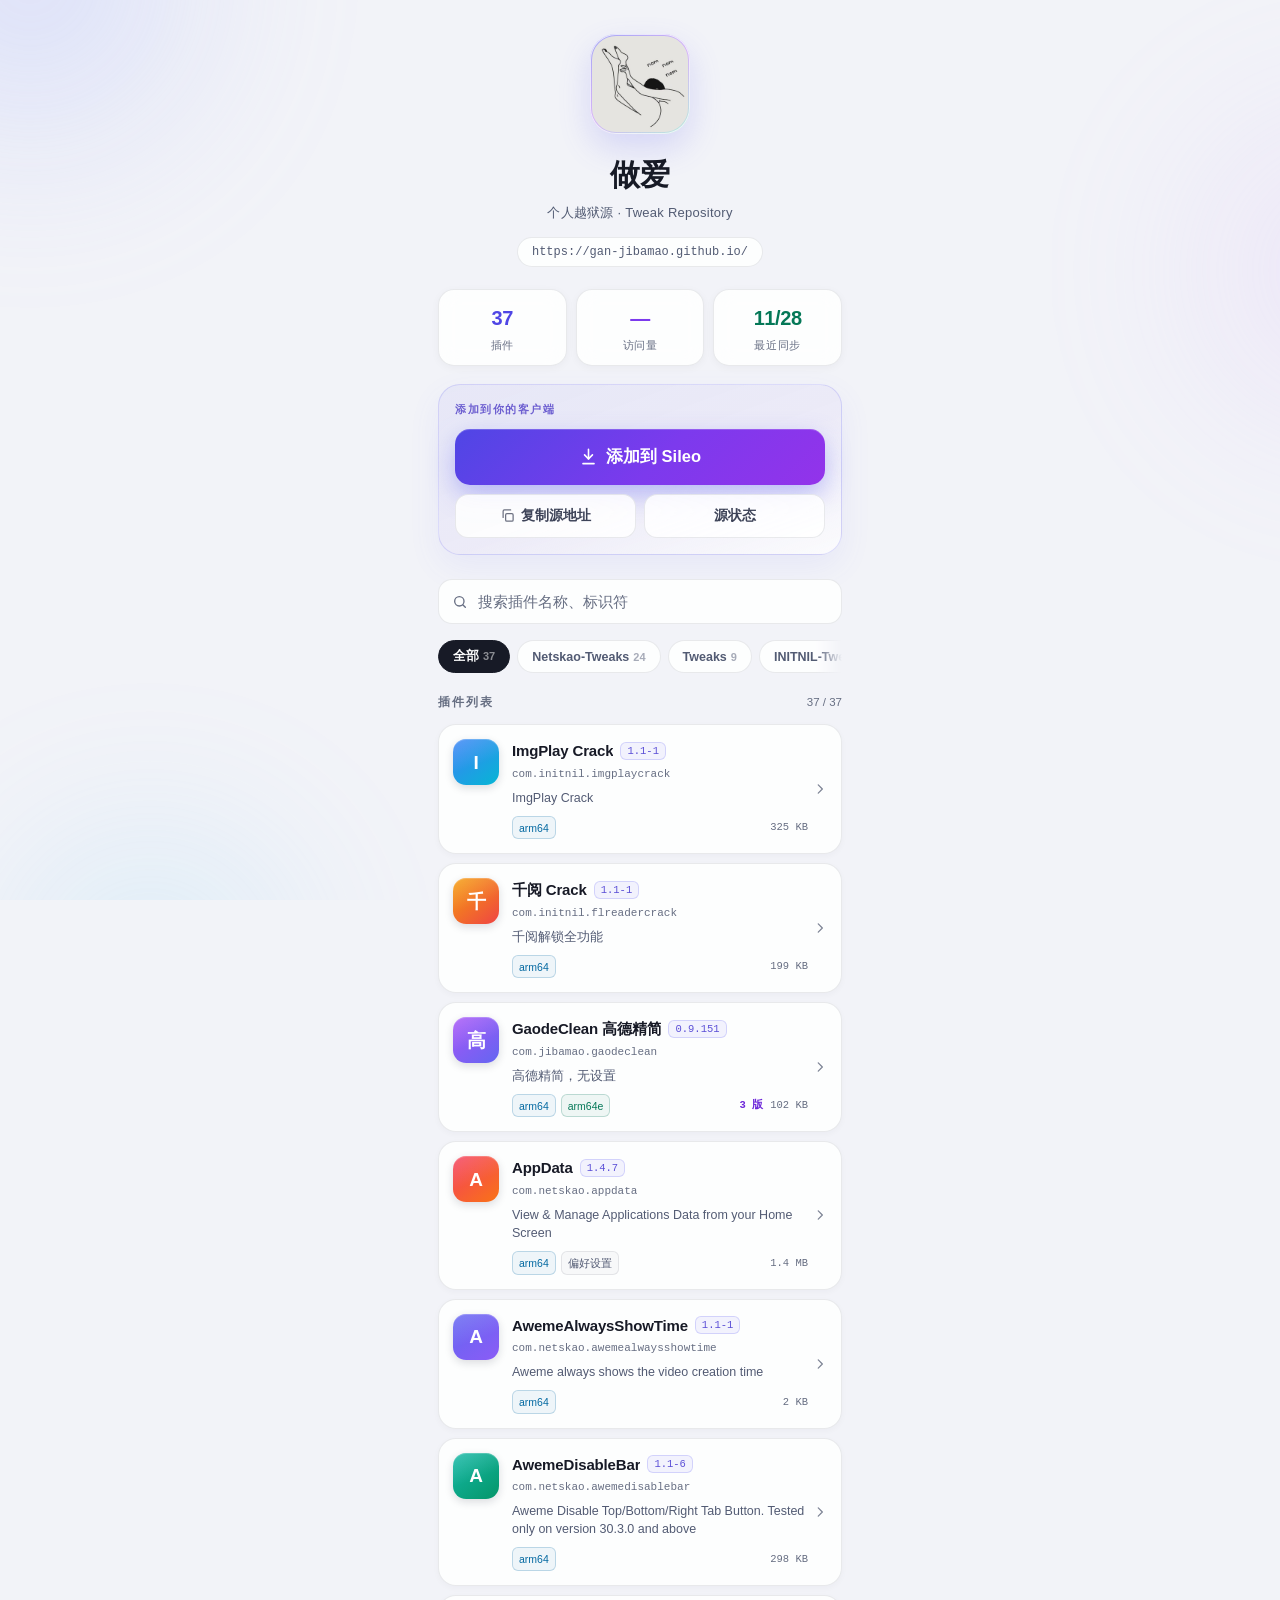
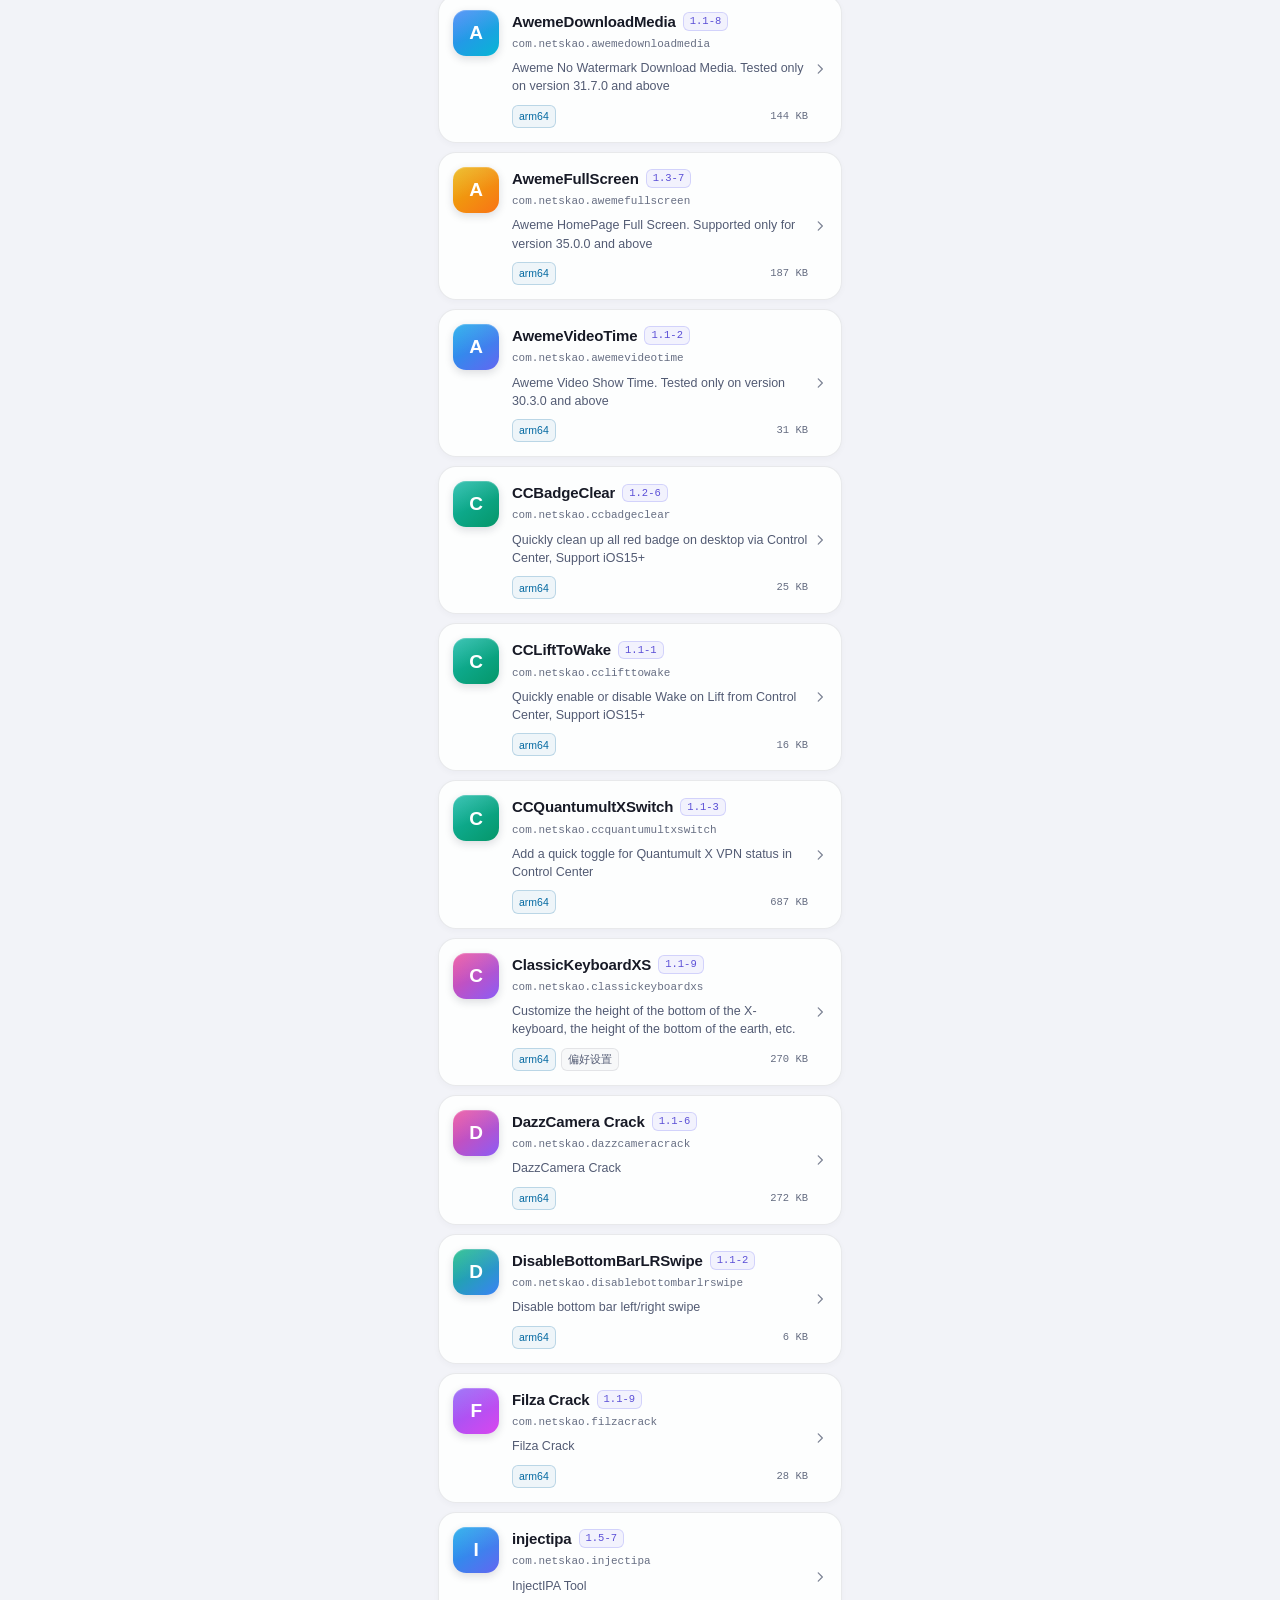
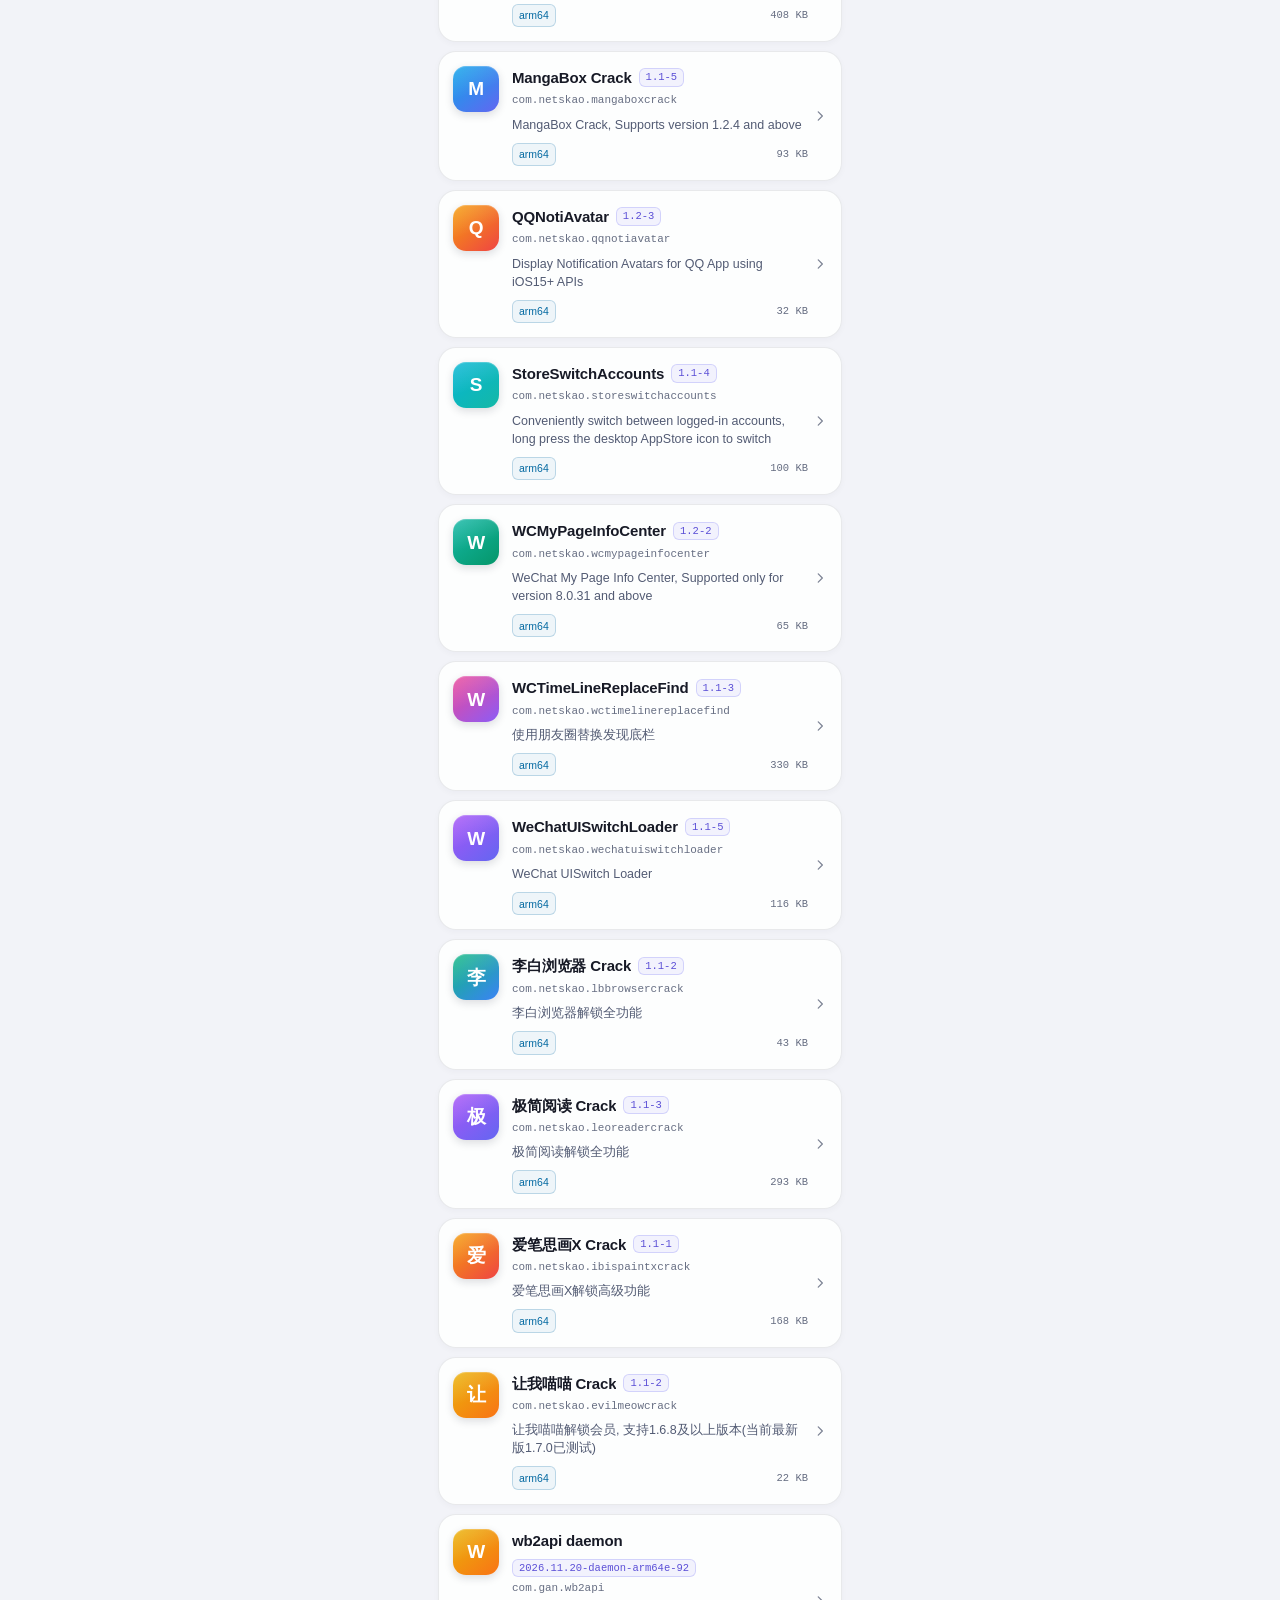
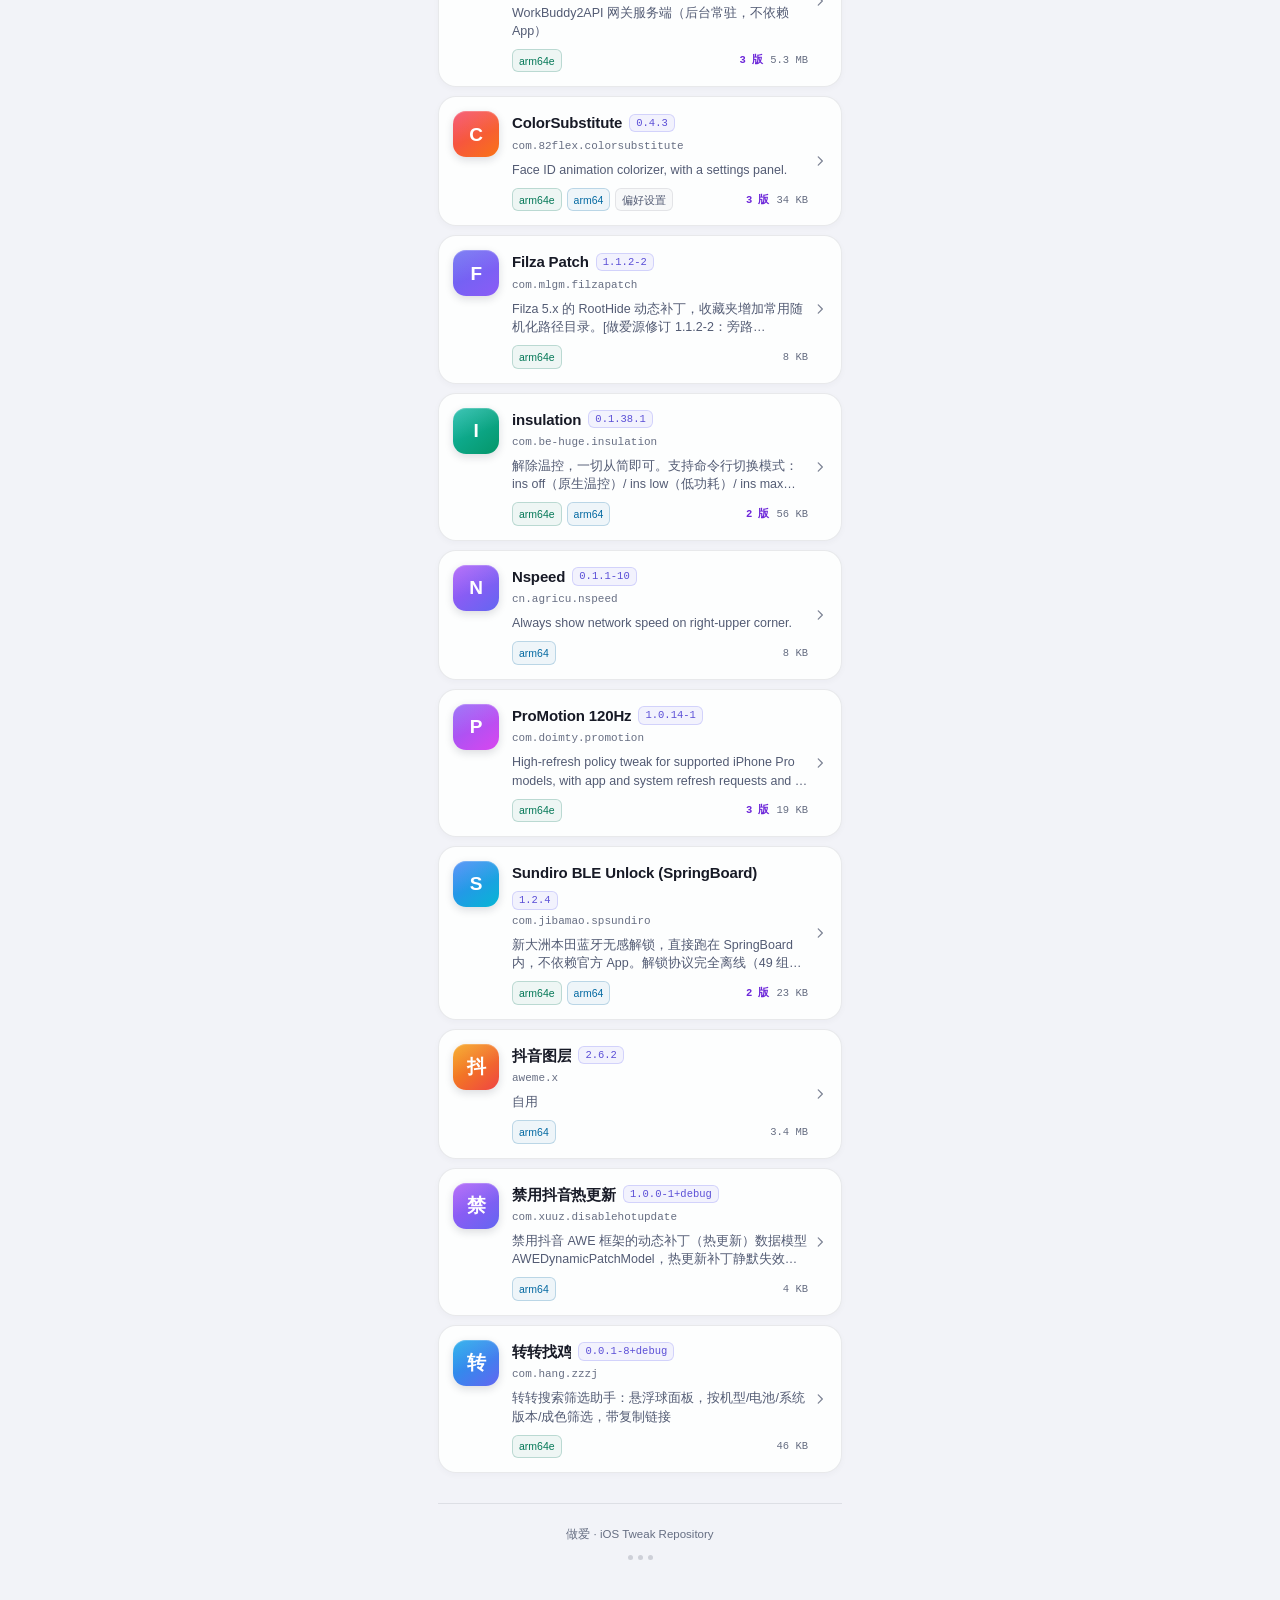
<file: index.html>
<!DOCTYPE html>
<html lang="zh-CN">
<head>
<meta charset="UTF-8">
<meta name="viewport" content="width=device-width, initial-scale=1.0, viewport-fit=cover">
<meta name="apple-mobile-web-app-capable" content="yes">
<meta name="theme-color" content="#f3f4f9">
<title>做爱 · 源</title>
<link rel="stylesheet" href="theme.css?v=2">
<style>
*{margin:0;padding:0;box-sizing:border-box;-webkit-tap-highlight-color:transparent}
html{-webkit-text-size-adjust:100%}
body{
  font:15px/1.55 -apple-system,"SF Pro Text","PingFang SC","Helvetica Neue",sans-serif;
  background:var(--bg); color:var(--txt); min-height:100vh;
  padding:env(safe-area-inset-top) 0 calc(40px + env(safe-area-inset-bottom));
  overflow-x:hidden;
}

/* ---------- 环境光（浅色版：低饱和柔光，仅在边缘） ---------- */
.aura{position:fixed;inset:0;pointer-events:none;z-index:0;overflow:hidden}
.aura i{position:absolute;display:block;border-radius:50%;filter:blur(85px)}
.aura .a1{width:460px;height:460px;top:-250px;left:-200px;opacity:var(--a1o);
  background:radial-gradient(circle,var(--a1),transparent 68%);animation:drift1 22s ease-in-out infinite}
.aura .a2{width:420px;height:420px;top:60px;right:-280px;opacity:var(--a2o);
  background:radial-gradient(circle,var(--a2),transparent 68%);animation:drift2 26s ease-in-out infinite}
.aura .a3{width:380px;height:380px;bottom:-260px;left:-40px;opacity:var(--a3o);
  background:radial-gradient(circle,var(--a3),transparent 70%);animation:drift1 30s ease-in-out infinite reverse}
@keyframes drift1{0%,100%{transform:translate(0,0) scale(1)}50%{transform:translate(30px,-26px) scale(1.12)}}
@keyframes drift2{0%,100%{transform:translate(0,0) scale(1)}50%{transform:translate(-28px,34px) scale(1.08)}}

.wrap{position:relative;z-index:1;width:100%;max-width:440px;margin:0 auto;padding:0 18px}

/* ---------- 头部 ---------- */
header{padding:34px 0 0;text-align:center}
.logo-ring{
  width:100px;height:100px;margin:0 auto;border-radius:26px;padding:2px;
  background:var(--ring-grad);
  box-shadow:var(--ring-shadow);
}
.logo-ring img{
  width:100%;height:100%;border-radius:24px;object-fit:cover;display:block;
  background:var(--logo-bg);
}
h1{font-size:30px;font-weight:800;letter-spacing:.01em;margin:18px 0 4px;
  color:var(--txt)}
.sub{font-size:13px;color:var(--dim);letter-spacing:.02em}
.url{
  margin:14px auto 0;display:inline-flex;align-items:center;gap:7px;
  font:12px/1 ui-monospace,SFMono-Regular,Menlo,monospace;color:var(--dim);
  background:var(--panel);border:1px solid var(--line);border-radius:99px;
  padding:8px 14px;max-width:100%;
}
.url span{overflow:hidden;text-overflow:ellipsis;white-space:nowrap}

/* ---------- 统计 ---------- */
.stats{display:grid;grid-template-columns:repeat(3,1fr);gap:9px;margin:22px 0 0}
.stat{
  background:var(--panel);border:1px solid var(--line);border-radius:16px;
  padding:13px 8px 12px;text-align:center;backdrop-filter:blur(10px);
  box-shadow:var(--stat-shadow);
}
.stat b{display:block;font-size:20px;font-weight:750;letter-spacing:-.02em;
  font-variant-numeric:tabular-nums}
.stat small{display:block;font-size:10.5px;color:var(--dim-2);margin-top:3px;letter-spacing:.06em}
.stat.blue b{color:var(--stat-blue)}
.stat.violet b{color:var(--stat-violet)}
.stat.green b{color:var(--stat-green)}

/* ---------- 添加源 ---------- */
.addcard{
  margin:18px 0 0;padding:16px;border-radius:var(--r);
  background:var(--card-grad);
  border:1px solid var(--card-border);
  box-shadow:var(--card-shadow);
}
.addlabel{font-size:11px;color:var(--addlabel);letter-spacing:.14em;font-weight:600;margin-bottom:11px}
.addbtn{
  display:flex;align-items:center;justify-content:center;gap:8px;
  width:100%;padding:15px;border-radius:15px;text-decoration:none;
  font-size:16.5px;font-weight:700;color:#fff;border:none;
  background:linear-gradient(135deg,#4f46e5,#7c3aed 55%,#9333ea);
  box-shadow:0 10px 26px rgba(99,102,241,.4),inset 0 1px 0 rgba(255,255,255,.18);
  transition:transform .12s,box-shadow .2s;
}
.addbtn:active{transform:scale(.975);box-shadow:0 6px 16px rgba(99,102,241,.28)}
.addbtn svg{width:19px;height:19px;flex:none}
.addrow{display:flex;gap:8px;margin-top:9px}
.ghost{
  flex:1;display:flex;align-items:center;justify-content:center;gap:6px;
  padding:11px;border-radius:13px;font-size:13.5px;font-weight:600;
  text-decoration:none;color:var(--ghost-txt);background:var(--panel);
  border:1px solid var(--line);transition:background .15s,transform .1s;
  cursor:pointer;font-family:inherit;
}
.ghost:active{transform:scale(.97);background:var(--panel-2)}
.ghost svg{width:15px;height:15px;opacity:.75}
.copied{color:var(--ok)!important;border-color:rgba(52,211,153,.4)!important}

/* ---------- 搜索 ---------- */
.searchbox{position:relative;margin:24px 0 14px}
.searchbox svg{
  position:absolute;left:14px;top:50%;transform:translateY(-50%);
  width:16px;height:16px;color:var(--dim-2);pointer-events:none
}
#q{
  width:100%;padding:13px 40px 13px 39px;border-radius:14px;
  background:var(--panel);border:1px solid var(--line);color:var(--txt);
  font-size:15px;font-family:inherit;outline:none;transition:border-color .18s,background .18s;
  -webkit-appearance:none;appearance:none;
}
#q::-webkit-search-decoration,
#q::-webkit-search-cancel-button,
#q::-webkit-search-results-button,
#q::-webkit-search-results-decoration{-webkit-appearance:none;display:none}
#q::placeholder{color:var(--dim-2)}
#q:focus{border-color:rgba(99,102,241,.45);background:var(--focus-bg);box-shadow:var(--focus-shadow)}
#clear{
  position:absolute;right:10px;top:50%;transform:translateY(-50%);
  width:22px;height:22px;border-radius:50%;border:none;display:none;
  background:var(--clear-bg);color:var(--dim);font-size:13px;
  line-height:1;cursor:pointer;font-family:inherit;
}
#clear.on{display:block}

/* ---------- 分类 ---------- */
.filters{display:flex;gap:7px;overflow-x:auto;padding:2px 0 12px;
  scrollbar-width:none;-webkit-overflow-scrolling:touch;
  -webkit-mask-image:linear-gradient(90deg,#000 0,#000 calc(100% - 26px),transparent 100%);
  mask-image:linear-gradient(90deg,#000 0,#000 calc(100% - 26px),transparent 100%);}
.filters::-webkit-scrollbar{display:none}
.chip{
  flex:none;padding:7px 14px;border-radius:99px;font-size:12.5px;font-weight:600;
  background:var(--panel);border:1px solid var(--line);color:var(--dim);
  cursor:pointer;font-family:inherit;white-space:nowrap;transition:all .15s;
}
.chip.on{background:var(--chip-on-bg);color:var(--chip-on-txt);border-color:var(--chip-on-bg)}
.chip .n{opacity:.5;margin-left:4px;font-size:11px}

/* ---------- 包列表 ---------- */
.listhead{display:flex;align-items:baseline;justify-content:space-between;margin:8px 0 12px}
.listhead h2{font-size:12px;letter-spacing:.16em;color:var(--dim-2);font-weight:600}
#count{font-size:11.5px;color:var(--dim-2);font-variant-numeric:tabular-nums}

.pkg{
  display:flex;gap:13px;align-items:flex-start;
  padding:14px;border-radius:18px;margin-bottom:9px;
  background:var(--panel);border:1px solid var(--line);
  box-shadow:var(--pkg-shadow);text-decoration:none;color:inherit;
  transition:background .15s,border-color .15s,transform .1s;
}
.pkg:active{transform:scale(.99);background:var(--panel-2)}
/* 对比度实测：opacity .45 时亮色仅 1.76:1、深色 1.95:1，低于
   非文本 UI 的 3:1 门槛。.85 时亮色 3.28、深色 4.16，刚好达标且不抢戏。 */
.chev{
  width:14px;height:14px;flex:none;align-self:center;
  color:var(--dim-2);opacity:.85;margin-left:-8px;
  transition:opacity .15s,transform .15s;
}
.pkg:active .chev{opacity:1;transform:translateX(2px)}
.ico{
  width:46px;height:46px;border-radius:13px;flex:none;
  display:grid;place-items:center;font-size:19px;font-weight:750;color:#fff;
  letter-spacing:-.02em;box-shadow:var(--ico-shadow);
  position:relative;overflow:hidden;
}
.ico::after{content:"";position:absolute;inset:0;
  background:linear-gradient(160deg,rgba(255,255,255,.18),transparent 55%)}
.pkg-main{flex:1;min-width:0}
.pkg-top{display:flex;align-items:center;gap:7px;flex-wrap:wrap}
.pkg-name{font-size:15px;font-weight:680;letter-spacing:-.01em;
  overflow:hidden;text-overflow:ellipsis;white-space:nowrap;max-width:100%}
.ver{
  font:10.5px/1 ui-monospace,SFMono-Regular,Menlo,monospace;
  color:var(--ver-fg);background:var(--ver-bg);
  border:1px solid var(--ver-bd);padding:3px 6px;border-radius:6px;flex:none;
}
.pkg-id{font:11px/1.4 ui-monospace,SFMono-Regular,Menlo,monospace;
  color:var(--dim-2);margin-top:4px;
  overflow:hidden;text-overflow:ellipsis;white-space:nowrap}
.pkg-desc{font-size:12.5px;color:var(--dim);margin-top:7px;
  display:-webkit-box;-webkit-line-clamp:2;-webkit-box-orient:vertical;
  overflow:hidden;line-height:1.45}
.pkg-meta{display:flex;gap:5px;margin-top:9px;flex-wrap:wrap;align-items:center}
.tag{font-size:10.5px;color:var(--dim);border:1px solid var(--line);
  padding:2.5px 6px;border-radius:6px;background:var(--tag-bg)}
.tag.arm{color:var(--arm-fg);border-color:var(--arm-bd);background:var(--arm-bg)}
.tag.rootless{color:var(--rl-fg);border-color:var(--rl-bd);background:var(--rl-bg)}
.tag.more{color:var(--more-fg);border-color:var(--more-bd);background:var(--more-bg)}
.size{margin-left:auto;font:10.5px/1 ui-monospace,Menlo,monospace;color:var(--dim-2);
  white-space:nowrap;display:inline-flex;align-items:center;gap:7px}
.size .more{color:var(--more-fg);font-weight:600}

.empty{text-align:center;padding:44px 20px;color:var(--dim-2);font-size:13.5px}
.empty b{display:block;font-size:15px;color:var(--dim);margin-bottom:6px;font-weight:600}

/* ---------- 页脚 ---------- */
footer{margin-top:30px;padding-top:20px;border-top:1px solid var(--line);
  text-align:center;color:var(--dim-2);font-size:11.5px;line-height:1.8}
footer a{color:var(--dim);text-decoration:none;border-bottom:1px solid var(--line)}
.dots{display:inline-flex;gap:5px;margin-top:10px}
.dots i{width:5px;height:5px;border-radius:50%;background:var(--line-2);display:block}
</style>
</head>
<body>

<div class="aura"><i class="a1"></i><i class="a2"></i><i class="a3"></i></div>

<div class="wrap">

  <header>
    <div class="logo-ring"><img src="CydiaIcon.png" alt="源图标"></div>
    <h1>做爱</h1>
    <div class="sub">个人越狱源 · Tweak Repository</div>
    <div class="url"><span>https://gan-jibamao.github.io/</span></div>
  </header>

  <div class="stats">
    <div class="stat blue"><b id="s-pkg">—</b><small>插件</small></div>
    <div class="stat violet"><b id="s-visit">—</b><small>访问量</small></div>
    <div class="stat green"><b id="s-sync">—</b><small>最近同步</small></div>
  </div>

  <div class="addcard">
    <div class="addlabel">添加到你的客户端</div>
    <a class="addbtn" href="sileo://source/https://gan-jibamao.github.io/">
      <svg viewBox="0 0 24 24" fill="none" stroke="currentColor" stroke-width="2" stroke-linecap="round" stroke-linejoin="round"><path d="M12 3v12"/><path d="m7 10 5 5 5-5"/><path d="M5 21h14"/></svg>
      添加到 Sileo
    </a>
    <div class="addrow">
      <button class="ghost" id="copybtn" onclick="copyURL()">
        <svg viewBox="0 0 24 24" fill="none" stroke="currentColor" stroke-width="2" stroke-linecap="round" stroke-linejoin="round"><rect x="9" y="9" width="12" height="12" rx="2"/><path d="M5 15V5a2 2 0 0 1 2-2h10"/></svg>
        复制源地址
      </button>
      <a class="ghost" href="status.html">源状态</a>
    </div>
  </div>

  <div class="searchbox">
    <svg viewBox="0 0 24 24" fill="none" stroke="currentColor" stroke-width="2" stroke-linecap="round"><circle cx="11" cy="11" r="7"/><path d="m20 20-3.5-3.5"/></svg>
    <input id="q" type="search" placeholder="搜索插件名称、标识符" autocomplete="off" spellcheck="false">
    <button id="clear" onclick="clearQ()" aria-label="清空">×</button>
  </div>

  <div class="filters" id="filters"></div>

  <div class="listhead">
    <h2>插件列表</h2>
    <span id="count">—</span>
  </div>

  <div id="list"></div>

  <footer>
    <div>做爱 · iOS Tweak Repository</div>
    <div class="dots"><i></i><i></i><i></i></div>
  </footer>

</div>

<script>
(function(){
  'use strict';

  var BASE = location.origin + location.pathname.replace(/index\.html?$/,'').replace(/\/$/,'');
  var SRC  = BASE + '/';

  /* ---------- 工具 ---------- */
  function esc(s){
    return String(s==null?'':s).replace(/[&<>"']/g,function(c){
      return {'&':'&amp;','<':'&lt;','>':'&gt;','"':'&quot;',"'":'&#39;'}[c];
    });
  }
  function hash(str){
    var h=0;
    for(var i=0;i<str.length;i++){ h=((h<<5)-h)+str.charCodeAt(i); h|=0; }
    return Math.abs(h);
  }
  var GRADS=[
    ['#6366f1','#8b5cf6'],['#0ea5e9','#6366f1'],['#14b8a6','#059669'],
    ['#f59e0b','#ef4444'],['#ec4899','#8b5cf6'],['#3b82f6','#06b6d4'],
    ['#8b5cf6','#d946ef'],['#f43f5e','#f97316'],['#10b981','#3b82f6'],
    ['#a855f7','#6366f1'],['#eab308','#f97316'],['#06b6d4','#14b8a6']
  ];
  function grad(id){
    var g=GRADS[hash(id)%GRADS.length];
    return 'linear-gradient(140deg,'+g[0]+','+g[1]+')';
  }
  function initial(name,id){
    var s=(name||id||'?').trim();
    var m=s.match(/[\u4e00-\u9fa5]/);
    if(m) return m[0];
    return (s[0]||'?').toUpperCase();
  }
  function kb(n){
    n=Number(n)||0;
    if(n>=1048576) return (n/1048576).toFixed(1)+' MB';
    return Math.max(1,Math.round(n/1024))+' KB';
  }
  function cleanDesc(s){
    if(!s) return '';
    return String(s).replace(/<br\s*\/?>/gi,' ').replace(/<[^>]+>/g,'')
                    .replace(/\s+/g,' ').trim();
  }

  /* ---------- 解析 Packages ---------- */
  function parse(text){
    return text.split(/\n\s*\n/).map(function(block){
      var o={}, last=null;
      block.split('\n').forEach(function(line){
        if(/^\s/.test(line)&&last){ o[last]+=' '+line.trim(); return; }
        var i=line.indexOf(':');
        if(i<0) return;
        last=line.slice(0,i).trim();
        o[last]=line.slice(i+1).trim();
      });
      return o;
    }).filter(function(o){ return o.Package; });
  }

  var ALL=[], UNIQUE=[], SECTION='全部', QUERY='';

  /* 按包 ID 归并：同一包的多版本/多架构只保留最新一条，
     并把所有架构收进 archs、所有不同版本号收进 vers，供卡片合成标签。
     注意 vers 记的是「不同版本号」，不是 stanza 数 —— 一个版本两个架构
     只算 1 版，否则「6 版」实际只有 3 个版本。 */
  function dedupe(list){
    var map={};
    list.forEach(function(p){
      var id=p.Package;
      var cur=map[id];
      var arch=(p.Architecture||'').replace('iphoneos-','');
      if(!cur){
        p.archs = arch?[arch]:[];
        p.vers = [p.Version];
        map[id]=p;
        return;
      }
      if(arch && cur.archs.indexOf(arch)<0) cur.archs.push(arch);
      if(cur.vers.indexOf(p.Version)<0) cur.vers.push(p.Version);
      if(verCmp(p.Version, cur.Version)>0){
        var archs=cur.archs, vers=cur.vers;
        map[id]=p; p.archs=archs; p.vers=vers;
      }
    });
    return Object.keys(map).map(function(k){ return map[k]; });
  }

  /* dpkg 版本比较的简化版：拆成数字段与字符串段逐段比 */
  function verCmp(a,b){
    function tok(v){
      return String(v||'0').replace(/\+/g,'.').split(/[.\-~:]/).filter(function(s){return s!==''});
    }
    var x=tok(a), y=tok(b), n=Math.max(x.length,y.length);
    for(var i=0;i<n;i++){
      var m=x[i]||'0', k=y[i]||'0';
      var mn=/^\d+$/.test(m), kn=/^\d+$/.test(k);
      if(mn&&kn){ var d=parseInt(m,10)-parseInt(k,10); if(d) return d>0?1:-1; }
      else if(m!==k){ return m>k?1:-1; }
    }
    return 0;
  }

  function render(){
    var q=QUERY.toLowerCase();
    var rows=UNIQUE.filter(function(p){
      if(SECTION!=='全部' && (p.Section||'其他')!==SECTION) return false;
      if(!q) return true;
      return (p.Name||'').toLowerCase().indexOf(q)>-1 ||
             p.Package.toLowerCase().indexOf(q)>-1 ||
             (p.Description||'').toLowerCase().indexOf(q)>-1 ||
             (p.Author||'').toLowerCase().indexOf(q)>-1;
    });

    var list=document.getElementById('list');
    document.getElementById('count').textContent = rows.length+' / '+UNIQUE.length;

    if(!rows.length){
      list.innerHTML='<div class="empty"><b>没有匹配的插件</b>换个关键词或分类试试</div>';
      return;
    }

    list.innerHTML = rows.map(function(p){
      var name=p.Name||p.Package;
      var desc=cleanDesc(p.Description);
      var archs=p.archs||[];
      var tags='';
      archs.forEach(function(a){
        var isRL=/arm64e/.test(a);
        tags+='<span class="tag '+(isRL?'rootless':'arm')+'">'+esc(a)+'</span>';
      });
      if(p.Depends&&/preferenceloader/.test(p.Depends)) tags+='<span class="tag">偏好设置</span>';

      var right=kb(p.Size);
      var nver = (p.vers||[]).length;
      if(nver>1) right='<span class="more">'+nver+' 版</span> '+right;

      return '<a class="pkg" href="sileo://package/'+encodeURIComponent(p.Package)+'">'+
        '<div class="ico" style="background:'+grad(p.Package)+'">'+esc(initial(name,p.Package))+'</div>'+
        '<div class="pkg-main">'+
          '<div class="pkg-top"><span class="pkg-name">'+esc(name)+'</span>'+
            '<span class="ver">'+esc(p.Version||'—')+'</span></div>'+
          '<div class="pkg-id">'+esc(p.Package)+'</div>'+
          (desc?'<div class="pkg-desc">'+esc(desc)+'</div>':'')+
          '<div class="pkg-meta">'+tags+
            '<span class="size">'+right+'</span></div>'+
        '</div>'+
        '<svg class="chev" viewBox="0 0 24 24" fill="none" stroke="currentColor" stroke-width="2.2" stroke-linecap="round" stroke-linejoin="round"><path d="m9 5 7 7-7 7"/></svg>'+
      '</a>';
    }).join('');
  }

  /* ---------- 分类 chip ---------- */
  function buildFilters(){
    var cnt={};
    UNIQUE.forEach(function(p){
      var s=p.Section||'其他';
      cnt[s]=(cnt[s]||0)+1;
    });
    var names=['全部'].concat(Object.keys(cnt).sort(function(a,b){return cnt[b]-cnt[a]}));
    document.getElementById('filters').innerHTML = names.map(function(n){
      var c=n==='全部'?UNIQUE.length:cnt[n];
      return '<button class="chip'+(n===SECTION?' on':'')+'" data-s="'+esc(n)+'">'+
             esc(n)+'<span class="n">'+c+'</span></button>';
    }).join('');
    Array.prototype.forEach.call(document.querySelectorAll('.chip'),function(el){
      el.onclick=function(){
        SECTION=el.getAttribute('data-s');
        buildFilters(); render();
      };
    });
  }

  /* ---------- 搜索 ---------- */
  var qEl=document.getElementById('q'), cEl=document.getElementById('clear');
  qEl.addEventListener('input',function(){
    QUERY=qEl.value.trim();
    cEl.className=QUERY?'on':'';
    render();
  });
  window.clearQ=function(){
    qEl.value=''; QUERY=''; cEl.className=''; render(); qEl.focus();
  };

  /* ---------- 复制 ---------- */
  window.copyURL=function(){
    var btn=document.getElementById('copybtn');
    function done(){
      btn.classList.add('copied');
      btn.textContent='已复制 ✓';
      setTimeout(function(){
        btn.classList.remove('copied');
        btn.innerHTML='<svg viewBox="0 0 24 24" fill="none" stroke="currentColor" stroke-width="2" stroke-linecap="round" stroke-linejoin="round"><rect x="9" y="9" width="12" height="12" rx="2"/><path d="M5 15V5a2 2 0 0 1 2-2h10"/></svg>复制源地址';
      },1800);
    }
    if(navigator.clipboard&&navigator.clipboard.writeText){
      navigator.clipboard.writeText(SRC).then(done,done);
    }else{
      var t=document.createElement('textarea');
      t.value=SRC; document.body.appendChild(t); t.select();
      try{document.execCommand('copy')}catch(e){}
      document.body.removeChild(t); done();
    }
  };

  /* ---------- 数据加载 ---------- */
  fetch('./Packages',{cache:'no-cache'})
    .then(function(r){ if(!r.ok) throw new Error('HTTP '+r.status); return r.text(); })
    .then(function(t){
      ALL=parse(t).sort(function(a,b){
        return (a.Section||'').localeCompare(b.Section||'') ||
               (a.Name||a.Package).localeCompare(b.Name||b.Package);
      });
      UNIQUE=dedupe(ALL).sort(function(a,b){
        return (a.Section||'').localeCompare(b.Section||'') ||
               (a.Name||a.Package).localeCompare(b.Name||b.Package);
      });
      document.getElementById('s-pkg').textContent=UNIQUE.length;
      buildFilters(); render();
    })
    .catch(function(e){
      document.getElementById('list').innerHTML=
        '<div class="empty"><b>数据加载失败</b>'+esc(e.message)+'</div>';
    });

  fetch('status.json',{cache:'no-cache'})
    .then(function(r){ return r.json(); })
    .then(function(d){
      if(d&&d.last_sync){
        var t=new Date(d.last_sync);
        // 用 UTC 日期，与「最近同步」标注保持一致，不随访问者时区漂移
        var mm=('0'+(t.getUTCMonth()+1)).slice(-2), dd=('0'+t.getUTCDate()).slice(-2);
        document.getElementById('s-sync').textContent=mm+'/'+dd;
      }
    })
    .catch(function(){});

  fetch('https://abacus.jasoncameron.dev/hit/gan-jibamao/repo')
    .then(function(r){ return r.json(); })
    .then(function(d){ if(d&&d.value!=null) document.getElementById('s-visit').textContent=d.value; })
    .catch(function(){ document.getElementById('s-visit').textContent='—'; });

})();
</script>
</body>
</html>
</file>
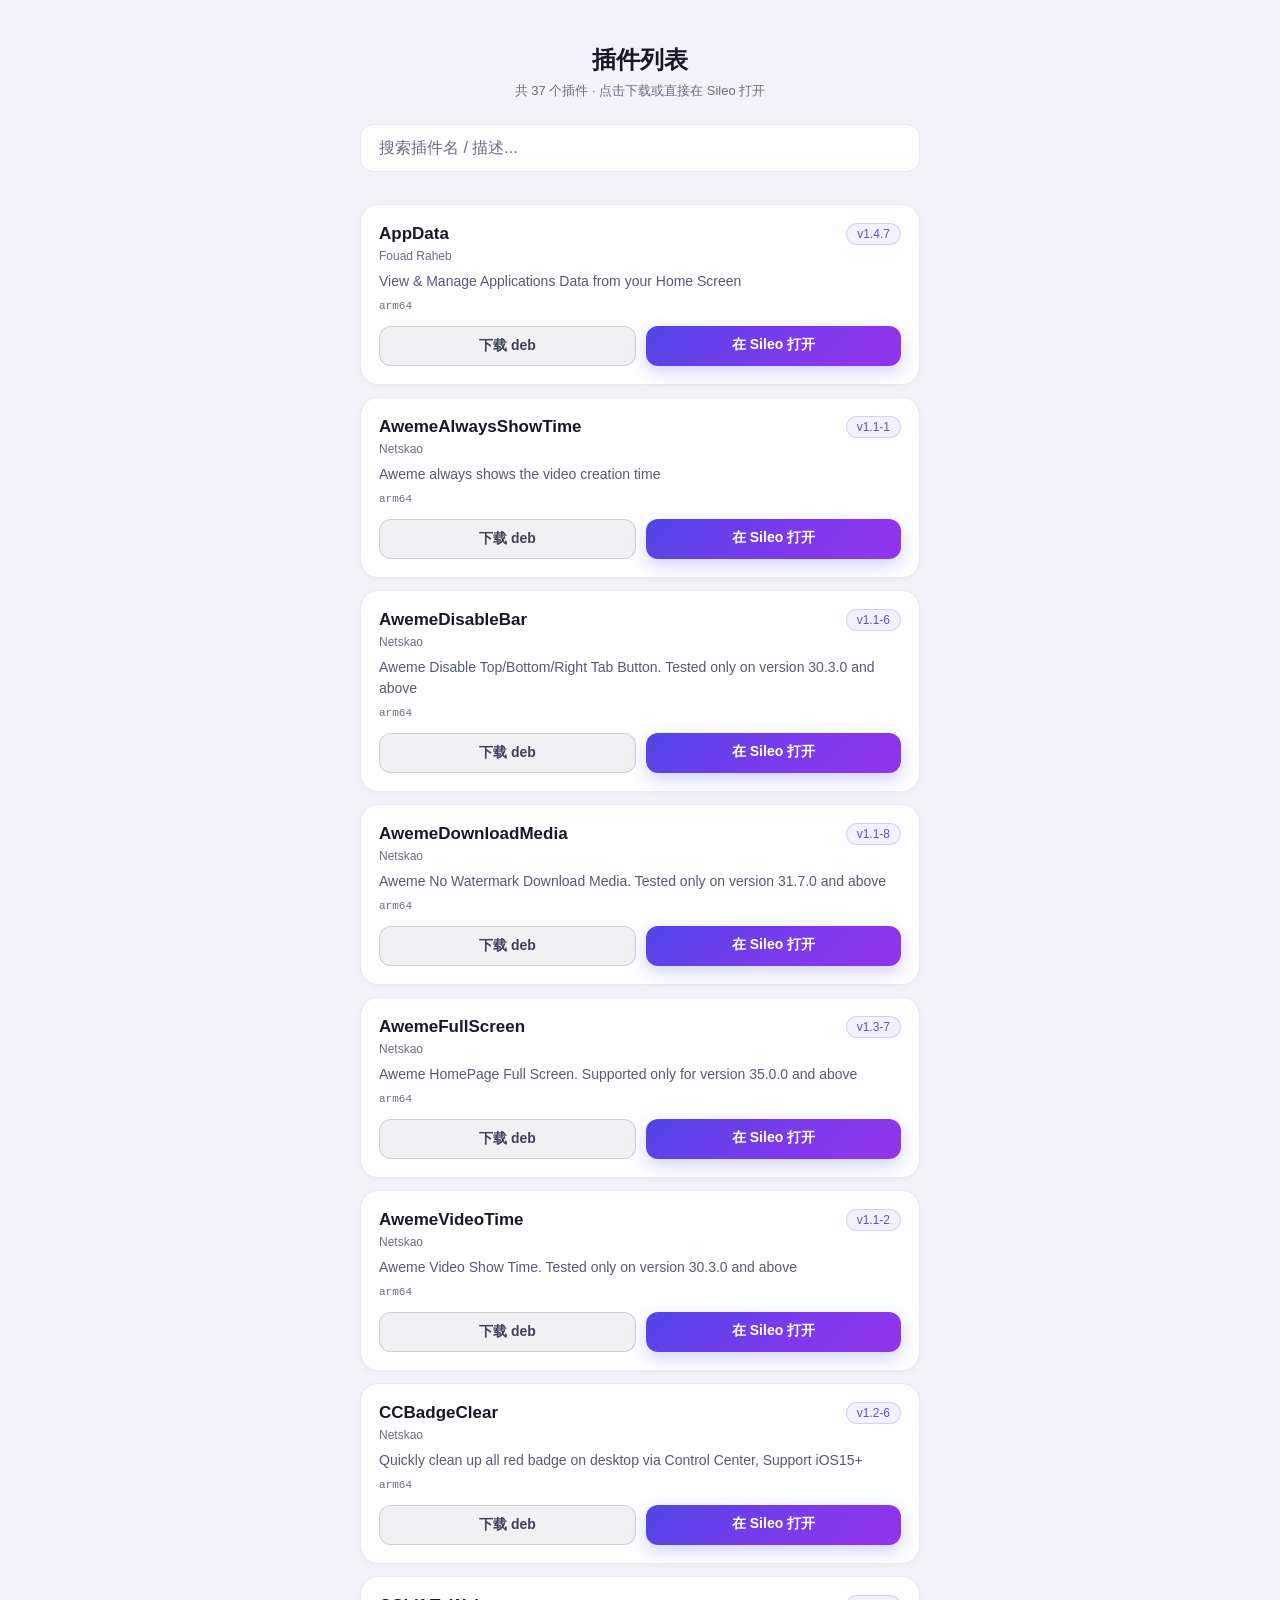
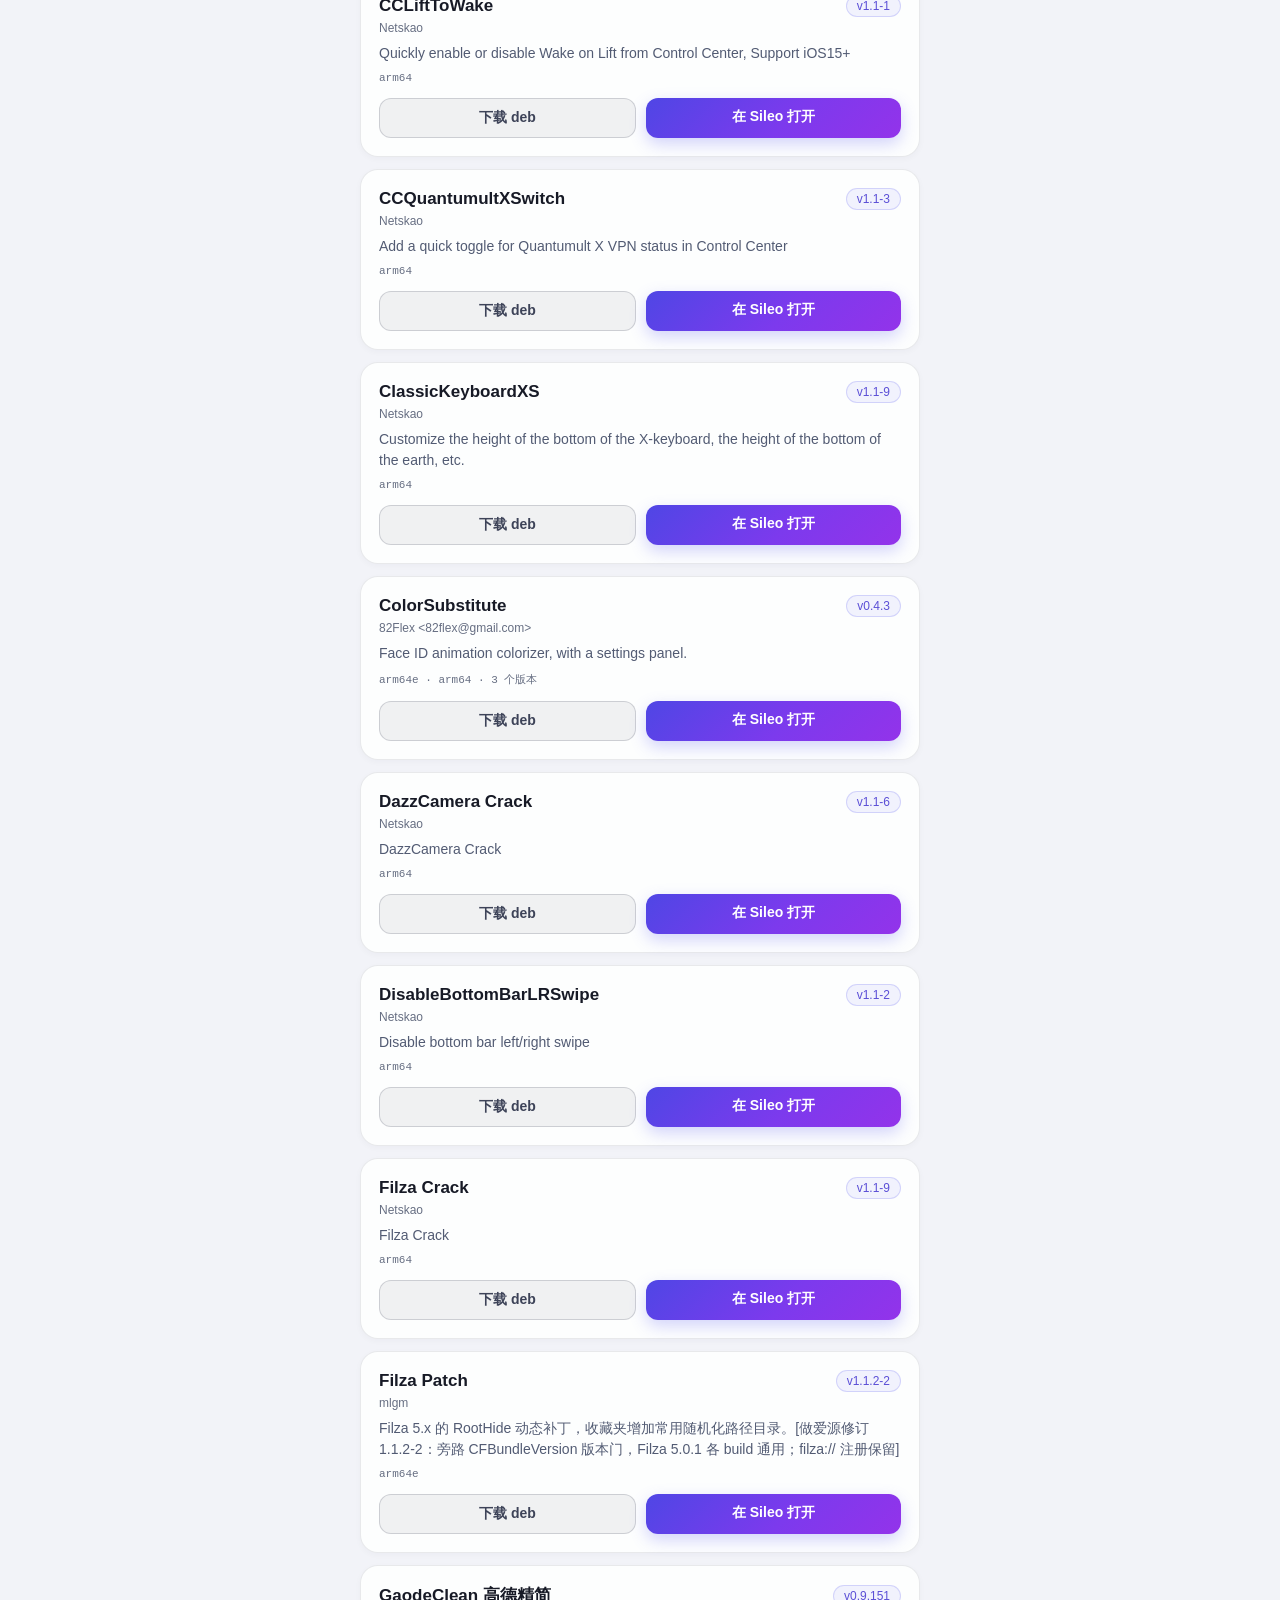
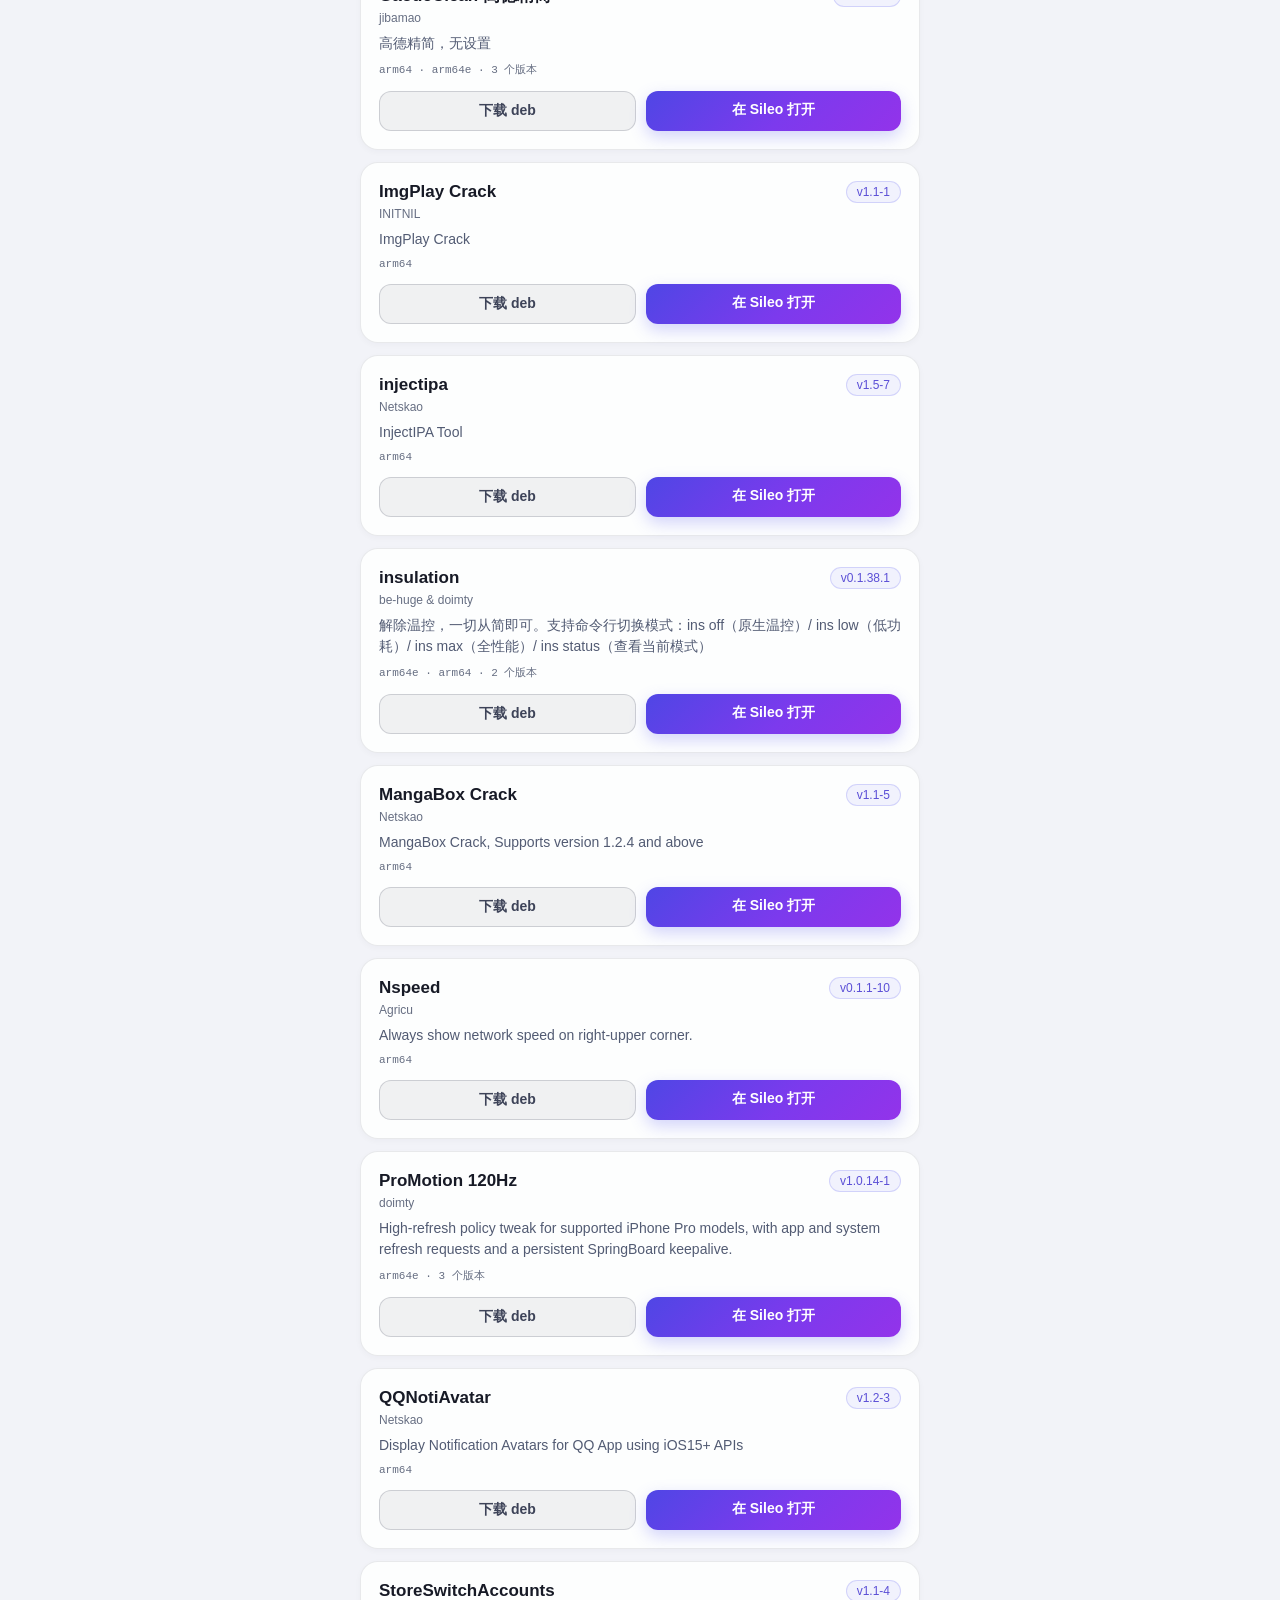
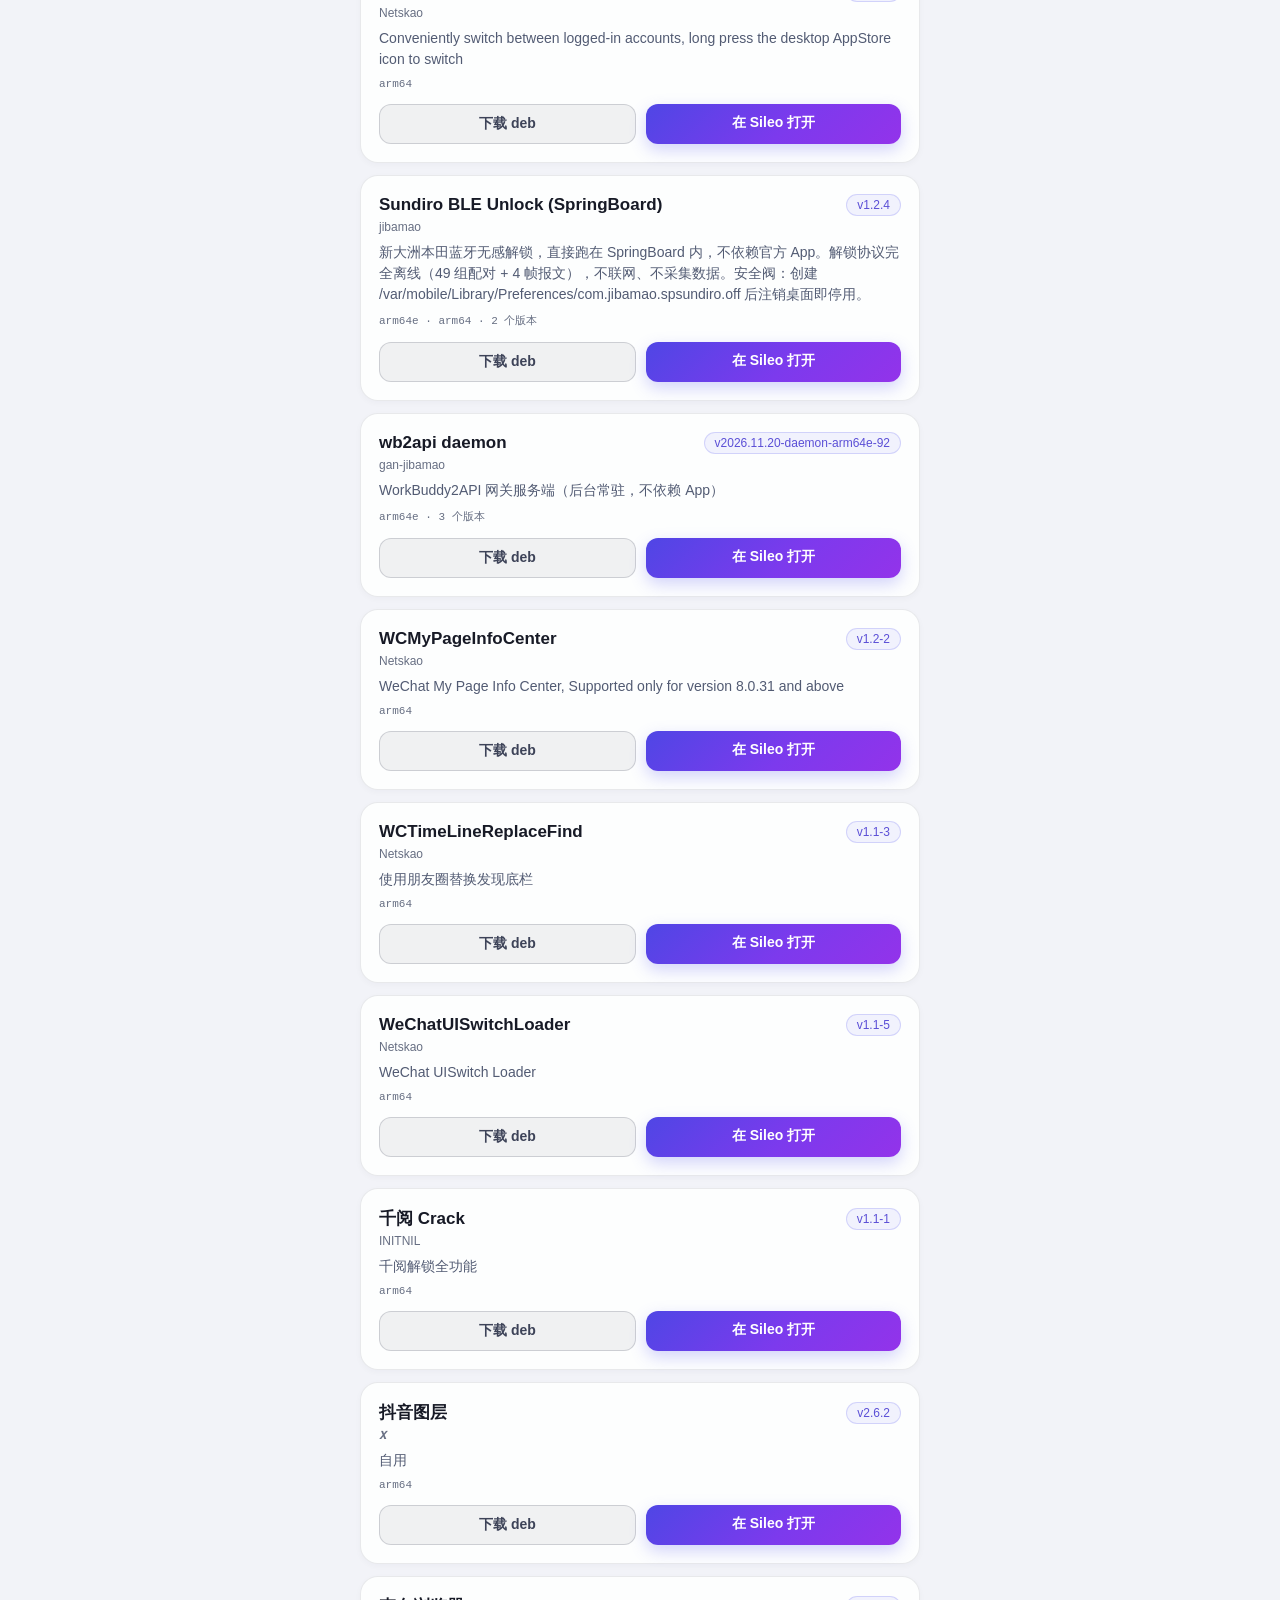
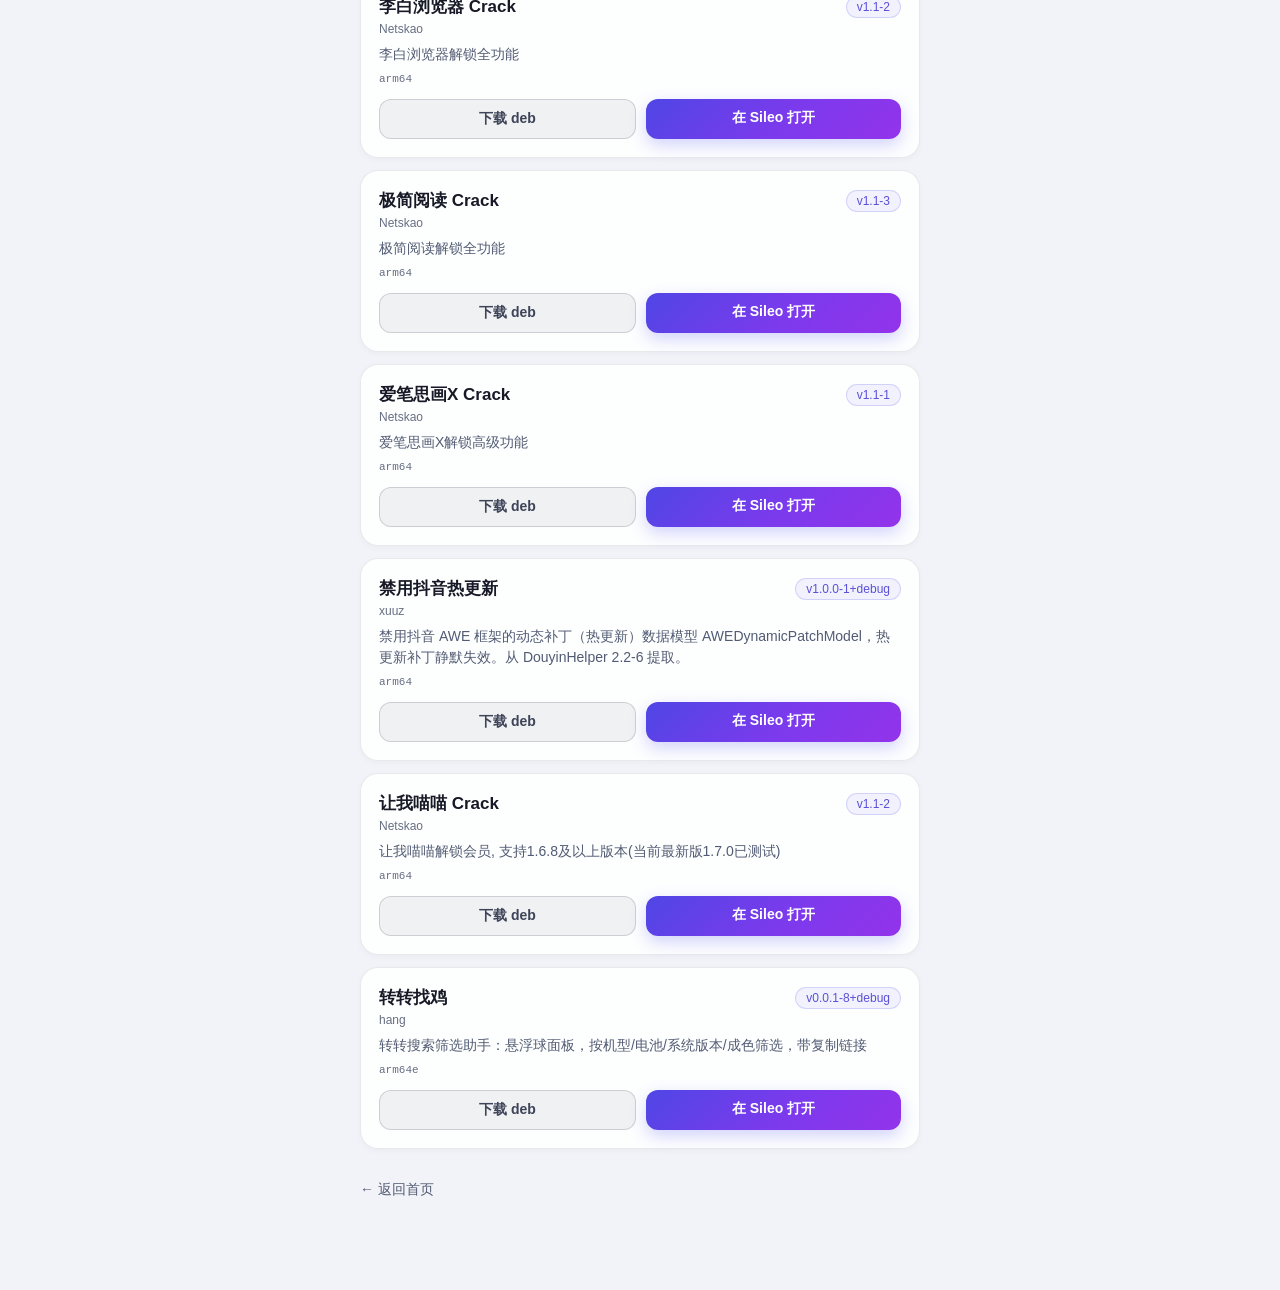
<file: packages.html>
<!DOCTYPE html>
<html lang="zh-CN">
<head>
<meta charset="UTF-8">
<meta name="viewport" content="width=device-width, initial-scale=1.0, viewport-fit=cover">
<meta name="theme-color" content="#f3f4f9">
<title>插件列表 · 做爱源</title>
<link rel="stylesheet" href="theme.css?v=2">
<style>
  * { margin:0; padding:0; box-sizing:border-box; -webkit-tap-highlight-color:transparent; }
  body {
    font-family:-apple-system,"SF Pro Text","PingFang SC","Helvetica Neue",sans-serif;
    background:var(--bg); color:var(--txt);
    min-height:100vh; padding:24px 16px 60px;
  }
  .wrap { max-width:560px; margin:0 auto; }
  header { text-align:center; padding:20px 0 8px; }
  header h1 { font-size:24px; font-weight:800; letter-spacing:.01em; }
  header p { color:var(--dim-2); font-size:13px; margin-top:6px; }
  .search {
    width:100%; padding:14px 18px; margin:16px 0 20px;
    border-radius:14px; border:1px solid var(--line);
    background:var(--panel); color:var(--txt); font-size:16px; outline:none;
    -webkit-appearance:none; appearance:none;
    transition:border-color .18s, box-shadow .18s;
  }
  .search:focus { border-color:rgba(99,102,241,.45); box-shadow:var(--focus-shadow); }
  .search::-webkit-search-decoration,
  .search::-webkit-search-cancel-button { -webkit-appearance:none; display:none; }
  .search::placeholder { color:var(--dim-2); }
  .item {
    background:var(--panel); border:1px solid var(--line);
    border-radius:18px; padding:18px; margin-bottom:12px;
    box-shadow:var(--pkg-shadow);
  }
  .head { display:flex; justify-content:space-between; align-items:center; gap:10px; }
  .pname { font-size:17px; font-weight:700; }
  .pver {
    font-size:12px; color:var(--ver-fg); background:var(--ver-bg);
    border:1px solid var(--ver-bd); padding:3px 10px; border-radius:20px;
    white-space:nowrap; flex:none;
  }
  .pauthor { color:var(--dim-2); font-size:12px; margin:4px 0 8px; }
  .pdesc { color:var(--dim); font-size:14px; line-height:1.5; }
  .pmeta { color:var(--dim-2); font-size:11px; margin-top:8px;
           font-family:ui-monospace,SFMono-Regular,Menlo,monospace; }
  .btns { display:flex; gap:10px; margin-top:14px; }
  .btn {
    flex:1; text-align:center; padding:10px 0; border-radius:12px;
    font-size:14px; font-weight:600; text-decoration:none;
  }
  .btn.dl { background:var(--btn2-bg); border:1px solid var(--btn2-bd); color:var(--btn2-fg); }
  .btn.sileo {
    background:linear-gradient(135deg,#4f46e5,#7c3aed 55%,#9333ea);
    color:#fff; box-shadow:0 6px 16px rgba(99,102,241,.28);
  }
  .back {
    display:inline-block; margin-top:20px; color:var(--dim);
    font-size:14px; text-decoration:none;
  }
  .count { color:var(--dim-2); font-size:12px; text-align:center; margin-bottom:12px; }
</style>
</head>
<body>
<div class="wrap">
  <header>
    <h1>插件列表</h1>
    <p>共 37 个插件 · 点击下载或直接在 Sileo 打开</p>
  </header>
  <input class="search" id="q" placeholder="搜索插件名 / 描述..." oninput="filter()">
  <div class="count" id="count"></div>
  <div id="list">
    <div class="item" data-search="appdata com.netskao.appdata view &amp; manage applications data from your home screen">
      <div class="head"><span class="pname">AppData</span><span class="pver">v1.4.7</span></div>
      <div class="pauthor">Fouad Raheb</div>
      <div class="pdesc">View &amp; Manage Applications Data from your Home Screen</div>
      <div class="pmeta">arm64</div>
      <div class="btns">
        <a class="btn dl" href="https://gan-jibamao.github.io/debs/com.netskao.appdata_1.4.7_iphoneos-arm64.deb">下载 deb</a>
        <a class="btn sileo" href="sileo://package/com.netskao.appdata">在 Sileo 打开</a>
      </div>
    </div>
    <div class="item" data-search="awemealwaysshowtime com.netskao.awemealwaysshowtime aweme always shows the video creation time">
      <div class="head"><span class="pname">AwemeAlwaysShowTime</span><span class="pver">v1.1-1</span></div>
      <div class="pauthor">Netskao</div>
      <div class="pdesc">Aweme always shows the video creation time</div>
      <div class="pmeta">arm64</div>
      <div class="btns">
        <a class="btn dl" href="https://gan-jibamao.github.io/debs/com.netskao.awemealwaysshowtime_1.1-1_iphoneos-arm64.deb">下载 deb</a>
        <a class="btn sileo" href="sileo://package/com.netskao.awemealwaysshowtime">在 Sileo 打开</a>
      </div>
    </div>
    <div class="item" data-search="awemedisablebar com.netskao.awemedisablebar aweme disable top/bottom/right tab button. tested only on version 30.3.0 and above">
      <div class="head"><span class="pname">AwemeDisableBar</span><span class="pver">v1.1-6</span></div>
      <div class="pauthor">Netskao</div>
      <div class="pdesc">Aweme Disable Top/Bottom/Right Tab Button. Tested only on version 30.3.0 and above</div>
      <div class="pmeta">arm64</div>
      <div class="btns">
        <a class="btn dl" href="https://gan-jibamao.github.io/debs/com.netskao.awemedisablebar_1.1-6_iphoneos-arm64.deb">下载 deb</a>
        <a class="btn sileo" href="sileo://package/com.netskao.awemedisablebar">在 Sileo 打开</a>
      </div>
    </div>
    <div class="item" data-search="awemedownloadmedia com.netskao.awemedownloadmedia aweme no watermark download media. tested only on version 31.7.0 and above">
      <div class="head"><span class="pname">AwemeDownloadMedia</span><span class="pver">v1.1-8</span></div>
      <div class="pauthor">Netskao</div>
      <div class="pdesc">Aweme No Watermark Download Media. Tested only on version 31.7.0 and above</div>
      <div class="pmeta">arm64</div>
      <div class="btns">
        <a class="btn dl" href="https://gan-jibamao.github.io/debs/com.netskao.awemedownloadmedia_1.1-8_iphoneos-arm64.deb">下载 deb</a>
        <a class="btn sileo" href="sileo://package/com.netskao.awemedownloadmedia">在 Sileo 打开</a>
      </div>
    </div>
    <div class="item" data-search="awemefullscreen com.netskao.awemefullscreen aweme homepage full screen. supported only for version 35.0.0 and above">
      <div class="head"><span class="pname">AwemeFullScreen</span><span class="pver">v1.3-7</span></div>
      <div class="pauthor">Netskao</div>
      <div class="pdesc">Aweme HomePage Full Screen. Supported only for version 35.0.0 and above</div>
      <div class="pmeta">arm64</div>
      <div class="btns">
        <a class="btn dl" href="https://gan-jibamao.github.io/debs/com.netskao.awemefullscreen_1.3-7_iphoneos-arm64.deb">下载 deb</a>
        <a class="btn sileo" href="sileo://package/com.netskao.awemefullscreen">在 Sileo 打开</a>
      </div>
    </div>
    <div class="item" data-search="awemevideotime com.netskao.awemevideotime aweme video show time. tested only on version 30.3.0 and above">
      <div class="head"><span class="pname">AwemeVideoTime</span><span class="pver">v1.1-2</span></div>
      <div class="pauthor">Netskao</div>
      <div class="pdesc">Aweme Video Show Time. Tested only on version 30.3.0 and above</div>
      <div class="pmeta">arm64</div>
      <div class="btns">
        <a class="btn dl" href="https://gan-jibamao.github.io/debs/com.netskao.awemevideotime_1.1-2_iphoneos-arm64.deb">下载 deb</a>
        <a class="btn sileo" href="sileo://package/com.netskao.awemevideotime">在 Sileo 打开</a>
      </div>
    </div>
    <div class="item" data-search="ccbadgeclear com.netskao.ccbadgeclear quickly clean up all red badge on desktop via control center, support ios15+">
      <div class="head"><span class="pname">CCBadgeClear</span><span class="pver">v1.2-6</span></div>
      <div class="pauthor">Netskao</div>
      <div class="pdesc">Quickly clean up all red badge on desktop via Control Center, Support iOS15+</div>
      <div class="pmeta">arm64</div>
      <div class="btns">
        <a class="btn dl" href="https://gan-jibamao.github.io/debs/com.netskao.ccbadgeclear_1.2-6_iphoneos-arm64.deb">下载 deb</a>
        <a class="btn sileo" href="sileo://package/com.netskao.ccbadgeclear">在 Sileo 打开</a>
      </div>
    </div>
    <div class="item" data-search="cclifttowake com.netskao.cclifttowake quickly enable or disable wake on lift from control center, support ios15+">
      <div class="head"><span class="pname">CCLiftToWake</span><span class="pver">v1.1-1</span></div>
      <div class="pauthor">Netskao</div>
      <div class="pdesc">Quickly enable or disable Wake on Lift from Control Center, Support iOS15+</div>
      <div class="pmeta">arm64</div>
      <div class="btns">
        <a class="btn dl" href="https://gan-jibamao.github.io/debs/com.netskao.cclifttowake_1.1-1_iphoneos-arm64.deb">下载 deb</a>
        <a class="btn sileo" href="sileo://package/com.netskao.cclifttowake">在 Sileo 打开</a>
      </div>
    </div>
    <div class="item" data-search="ccquantumultxswitch com.netskao.ccquantumultxswitch add a quick toggle for quantumult x vpn status in control center">
      <div class="head"><span class="pname">CCQuantumultXSwitch</span><span class="pver">v1.1-3</span></div>
      <div class="pauthor">Netskao</div>
      <div class="pdesc">Add a quick toggle for Quantumult X VPN status in Control Center</div>
      <div class="pmeta">arm64</div>
      <div class="btns">
        <a class="btn dl" href="https://gan-jibamao.github.io/debs/com.netskao.ccquantumultxswitch_1.1-3_iphoneos-arm64.deb">下载 deb</a>
        <a class="btn sileo" href="sileo://package/com.netskao.ccquantumultxswitch">在 Sileo 打开</a>
      </div>
    </div>
    <div class="item" data-search="classickeyboardxs com.netskao.classickeyboardxs customize the height of the bottom of the x-keyboard, the height of the bottom of the earth, etc.">
      <div class="head"><span class="pname">ClassicKeyboardXS</span><span class="pver">v1.1-9</span></div>
      <div class="pauthor">Netskao</div>
      <div class="pdesc">Customize the height of the bottom of the X-keyboard, the height of the bottom of the earth, etc.</div>
      <div class="pmeta">arm64</div>
      <div class="btns">
        <a class="btn dl" href="https://gan-jibamao.github.io/debs/com.netskao.classickeyboardxs_1.1-9_iphoneos-arm64.deb">下载 deb</a>
        <a class="btn sileo" href="sileo://package/com.netskao.classickeyboardxs">在 Sileo 打开</a>
      </div>
    </div>
    <div class="item" data-search="colorsubstitute com.82flex.colorsubstitute face id animation colorizer, with a settings panel.">
      <div class="head"><span class="pname">ColorSubstitute</span><span class="pver">v0.4.3</span></div>
      <div class="pauthor">82Flex &lt;82flex@gmail.com&gt;</div>
      <div class="pdesc">Face ID animation colorizer, with a settings panel.</div>
      <div class="pmeta">arm64e · arm64 · 3 个版本</div>
      <div class="btns">
        <a class="btn dl" href="https://gan-jibamao.github.io/debs/com.82flex.colorsubstitute_0.4.3_iphoneos-arm64.deb">下载 deb</a>
        <a class="btn sileo" href="sileo://package/com.82flex.colorsubstitute">在 Sileo 打开</a>
      </div>
    </div>
    <div class="item" data-search="dazzcamera crack com.netskao.dazzcameracrack dazzcamera crack">
      <div class="head"><span class="pname">DazzCamera Crack</span><span class="pver">v1.1-6</span></div>
      <div class="pauthor">Netskao</div>
      <div class="pdesc">DazzCamera Crack</div>
      <div class="pmeta">arm64</div>
      <div class="btns">
        <a class="btn dl" href="https://gan-jibamao.github.io/debs/com.netskao.dazzcameracrack_1.1-6_iphoneos-arm64.deb">下载 deb</a>
        <a class="btn sileo" href="sileo://package/com.netskao.dazzcameracrack">在 Sileo 打开</a>
      </div>
    </div>
    <div class="item" data-search="disablebottombarlrswipe com.netskao.disablebottombarlrswipe disable bottom bar left/right swipe">
      <div class="head"><span class="pname">DisableBottomBarLRSwipe</span><span class="pver">v1.1-2</span></div>
      <div class="pauthor">Netskao</div>
      <div class="pdesc">Disable bottom bar left/right swipe</div>
      <div class="pmeta">arm64</div>
      <div class="btns">
        <a class="btn dl" href="https://gan-jibamao.github.io/debs/com.netskao.disablebottombarlrswipe_1.1-2_iphoneos-arm64.deb">下载 deb</a>
        <a class="btn sileo" href="sileo://package/com.netskao.disablebottombarlrswipe">在 Sileo 打开</a>
      </div>
    </div>
    <div class="item" data-search="filza crack com.netskao.filzacrack filza crack">
      <div class="head"><span class="pname">Filza Crack</span><span class="pver">v1.1-9</span></div>
      <div class="pauthor">Netskao</div>
      <div class="pdesc">Filza Crack</div>
      <div class="pmeta">arm64</div>
      <div class="btns">
        <a class="btn dl" href="https://gan-jibamao.github.io/debs/com.netskao.filzacrack_1.1-9_iphoneos-arm64.deb">下载 deb</a>
        <a class="btn sileo" href="sileo://package/com.netskao.filzacrack">在 Sileo 打开</a>
      </div>
    </div>
    <div class="item" data-search="filza patch com.mlgm.filzapatch filza 5.x 的 roothide 动态补丁，收藏夹增加常用随机化路径目录。[做爱源修订 1.1.2-2：旁路 cfbundleversion 版本门，filza 5.0.1 各 build 通用；filza:// 注册保留]">
      <div class="head"><span class="pname">Filza Patch</span><span class="pver">v1.1.2-2</span></div>
      <div class="pauthor">mlgm</div>
      <div class="pdesc">Filza 5.x 的 RootHide 动态补丁，收藏夹增加常用随机化路径目录。[做爱源修订 1.1.2-2：旁路 CFBundleVersion 版本门，Filza 5.0.1 各 build 通用；filza:// 注册保留]</div>
      <div class="pmeta">arm64e</div>
      <div class="btns">
        <a class="btn dl" href="https://gan-jibamao.github.io/debs/com.mlgm.filzapatch_1.1.2-2_iphoneos-arm64e.deb">下载 deb</a>
        <a class="btn sileo" href="sileo://package/com.mlgm.filzapatch">在 Sileo 打开</a>
      </div>
    </div>
    <div class="item" data-search="gaodeclean 高德精简 com.jibamao.gaodeclean 高德精简，无设置">
      <div class="head"><span class="pname">GaodeClean 高德精简</span><span class="pver">v0.9.151</span></div>
      <div class="pauthor">jibamao</div>
      <div class="pdesc">高德精简，无设置</div>
      <div class="pmeta">arm64 · arm64e · 3 个版本</div>
      <div class="btns">
        <a class="btn dl" href="https://gan-jibamao.github.io/debs/com.jibamao.gaodeclean_0.9.151_iphoneos-arm64.deb">下载 deb</a>
        <a class="btn sileo" href="sileo://package/com.jibamao.gaodeclean">在 Sileo 打开</a>
      </div>
    </div>
    <div class="item" data-search="imgplay crack com.initnil.imgplaycrack imgplay crack">
      <div class="head"><span class="pname">ImgPlay Crack</span><span class="pver">v1.1-1</span></div>
      <div class="pauthor">INITNIL</div>
      <div class="pdesc">ImgPlay Crack</div>
      <div class="pmeta">arm64</div>
      <div class="btns">
        <a class="btn dl" href="https://gan-jibamao.github.io/debs/com.initnil.imgplaycrack_1.1-1_iphoneos-arm64.deb">下载 deb</a>
        <a class="btn sileo" href="sileo://package/com.initnil.imgplaycrack">在 Sileo 打开</a>
      </div>
    </div>
    <div class="item" data-search="injectipa com.netskao.injectipa injectipa tool">
      <div class="head"><span class="pname">injectipa</span><span class="pver">v1.5-7</span></div>
      <div class="pauthor">Netskao</div>
      <div class="pdesc">InjectIPA Tool</div>
      <div class="pmeta">arm64</div>
      <div class="btns">
        <a class="btn dl" href="https://gan-jibamao.github.io/debs/com.netskao.injectipa_1.5-7_iphoneos-arm64.deb">下载 deb</a>
        <a class="btn sileo" href="sileo://package/com.netskao.injectipa">在 Sileo 打开</a>
      </div>
    </div>
    <div class="item" data-search="insulation com.be-huge.insulation 解除温控，一切从简即可。支持命令行切换模式：ins off（原生温控）/ ins low（低功耗）/ ins max（全性能）/ ins status（查看当前模式）">
      <div class="head"><span class="pname">insulation</span><span class="pver">v0.1.38.1</span></div>
      <div class="pauthor">be-huge &amp; doimty</div>
      <div class="pdesc">解除温控，一切从简即可。支持命令行切换模式：ins off（原生温控）/ ins low（低功耗）/ ins max（全性能）/ ins status（查看当前模式）</div>
      <div class="pmeta">arm64e · arm64 · 2 个版本</div>
      <div class="btns">
        <a class="btn dl" href="https://gan-jibamao.github.io/debs/com.be-huge.insulation_0.1.38.1_iphoneos-arm64e.deb">下载 deb</a>
        <a class="btn sileo" href="sileo://package/com.be-huge.insulation">在 Sileo 打开</a>
      </div>
    </div>
    <div class="item" data-search="mangabox crack com.netskao.mangaboxcrack mangabox crack, supports version 1.2.4 and above">
      <div class="head"><span class="pname">MangaBox Crack</span><span class="pver">v1.1-5</span></div>
      <div class="pauthor">Netskao</div>
      <div class="pdesc">MangaBox Crack, Supports version 1.2.4 and above</div>
      <div class="pmeta">arm64</div>
      <div class="btns">
        <a class="btn dl" href="https://gan-jibamao.github.io/debs/com.netskao.mangaboxcrack_1.1-5_iphoneos-arm64.deb">下载 deb</a>
        <a class="btn sileo" href="sileo://package/com.netskao.mangaboxcrack">在 Sileo 打开</a>
      </div>
    </div>
    <div class="item" data-search="nspeed cn.agricu.nspeed always show network speed on right-upper corner.">
      <div class="head"><span class="pname">Nspeed</span><span class="pver">v0.1.1-10</span></div>
      <div class="pauthor">Agricu</div>
      <div class="pdesc">Always show network speed on right-upper corner.</div>
      <div class="pmeta">arm64</div>
      <div class="btns">
        <a class="btn dl" href="https://gan-jibamao.github.io/debs/cn.agricu.nspeed_0.1.1-10_iphoneos-arm64.deb">下载 deb</a>
        <a class="btn sileo" href="sileo://package/cn.agricu.nspeed">在 Sileo 打开</a>
      </div>
    </div>
    <div class="item" data-search="promotion 120hz com.doimty.promotion high-refresh policy tweak for supported iphone pro models, with app and system refresh requests and a persistent springboard keepalive.">
      <div class="head"><span class="pname">ProMotion 120Hz</span><span class="pver">v1.0.14-1</span></div>
      <div class="pauthor">doimty</div>
      <div class="pdesc">High-refresh policy tweak for supported iPhone Pro models, with app and system refresh requests and a persistent SpringBoard keepalive.</div>
      <div class="pmeta">arm64e · 3 个版本</div>
      <div class="btns">
        <a class="btn dl" href="https://gan-jibamao.github.io/debs/com.doimty.promotion_1.0.14-1_iphoneos-arm64e.deb">下载 deb</a>
        <a class="btn sileo" href="sileo://package/com.doimty.promotion">在 Sileo 打开</a>
      </div>
    </div>
    <div class="item" data-search="qqnotiavatar com.netskao.qqnotiavatar display notification avatars for qq app using ios15+ apis">
      <div class="head"><span class="pname">QQNotiAvatar</span><span class="pver">v1.2-3</span></div>
      <div class="pauthor">Netskao</div>
      <div class="pdesc">Display Notification Avatars for QQ App using iOS15+ APIs</div>
      <div class="pmeta">arm64</div>
      <div class="btns">
        <a class="btn dl" href="https://gan-jibamao.github.io/debs/com.netskao.qqnotiavatar_1.2-3_iphoneos-arm64.deb">下载 deb</a>
        <a class="btn sileo" href="sileo://package/com.netskao.qqnotiavatar">在 Sileo 打开</a>
      </div>
    </div>
    <div class="item" data-search="storeswitchaccounts com.netskao.storeswitchaccounts conveniently switch between logged-in accounts, long press the desktop appstore icon to switch">
      <div class="head"><span class="pname">StoreSwitchAccounts</span><span class="pver">v1.1-4</span></div>
      <div class="pauthor">Netskao</div>
      <div class="pdesc">Conveniently switch between logged-in accounts, long press the desktop AppStore icon to switch</div>
      <div class="pmeta">arm64</div>
      <div class="btns">
        <a class="btn dl" href="https://gan-jibamao.github.io/debs/com.netskao.storeswitchaccounts_1.1-4_iphoneos-arm64.deb">下载 deb</a>
        <a class="btn sileo" href="sileo://package/com.netskao.storeswitchaccounts">在 Sileo 打开</a>
      </div>
    </div>
    <div class="item" data-search="sundiro ble unlock (springboard) com.jibamao.spsundiro 新大洲本田蓝牙无感解锁，直接跑在 springboard 内，不依赖官方 app。解锁协议完全离线（49 组配对 + 4 帧报文），不联网、不采集数据。安全阀：创建 /var/mobile/library/preferences/com.jibamao.spsundiro.off 后注销桌面即停用。">
      <div class="head"><span class="pname">Sundiro BLE Unlock (SpringBoard)</span><span class="pver">v1.2.4</span></div>
      <div class="pauthor">jibamao</div>
      <div class="pdesc">新大洲本田蓝牙无感解锁，直接跑在 SpringBoard 内，不依赖官方 App。解锁协议完全离线（49 组配对 + 4 帧报文），不联网、不采集数据。安全阀：创建 /var/mobile/Library/Preferences/com.jibamao.spsundiro.off 后注销桌面即停用。</div>
      <div class="pmeta">arm64e · arm64 · 2 个版本</div>
      <div class="btns">
        <a class="btn dl" href="https://gan-jibamao.github.io/debs/com.jibamao.spsundiro_1.2.4_iphoneos-arm64e.deb">下载 deb</a>
        <a class="btn sileo" href="sileo://package/com.jibamao.spsundiro">在 Sileo 打开</a>
      </div>
    </div>
    <div class="item" data-search="wb2api daemon com.gan.wb2api workbuddy2api 网关服务端（后台常驻，不依赖 app）">
      <div class="head"><span class="pname">wb2api daemon</span><span class="pver">v2026.11.20-daemon-arm64e-92</span></div>
      <div class="pauthor">gan-jibamao</div>
      <div class="pdesc">WorkBuddy2API 网关服务端（后台常驻，不依赖 App）</div>
      <div class="pmeta">arm64e · 3 个版本</div>
      <div class="btns">
        <a class="btn dl" href="https://gan-jibamao.github.io/debs/com.gan.wb2api_2026.11.20-daemon-arm64e-92_iphoneos-arm64e.deb">下载 deb</a>
        <a class="btn sileo" href="sileo://package/com.gan.wb2api">在 Sileo 打开</a>
      </div>
    </div>
    <div class="item" data-search="wcmypageinfocenter com.netskao.wcmypageinfocenter wechat my page info center, supported only for version 8.0.31 and above">
      <div class="head"><span class="pname">WCMyPageInfoCenter</span><span class="pver">v1.2-2</span></div>
      <div class="pauthor">Netskao</div>
      <div class="pdesc">WeChat My Page Info Center, Supported only for version 8.0.31 and above</div>
      <div class="pmeta">arm64</div>
      <div class="btns">
        <a class="btn dl" href="https://gan-jibamao.github.io/debs/com.netskao.wcmypageinfocenter_1.2-2_iphoneos-arm64.deb">下载 deb</a>
        <a class="btn sileo" href="sileo://package/com.netskao.wcmypageinfocenter">在 Sileo 打开</a>
      </div>
    </div>
    <div class="item" data-search="wctimelinereplacefind com.netskao.wctimelinereplacefind 使用朋友圈替换发现底栏">
      <div class="head"><span class="pname">WCTimeLineReplaceFind</span><span class="pver">v1.1-3</span></div>
      <div class="pauthor">Netskao</div>
      <div class="pdesc">使用朋友圈替换发现底栏</div>
      <div class="pmeta">arm64</div>
      <div class="btns">
        <a class="btn dl" href="https://gan-jibamao.github.io/debs/com.netskao.wctimelinereplacefind_1.1-3_iphoneos-arm64.deb">下载 deb</a>
        <a class="btn sileo" href="sileo://package/com.netskao.wctimelinereplacefind">在 Sileo 打开</a>
      </div>
    </div>
    <div class="item" data-search="wechatuiswitchloader com.netskao.wechatuiswitchloader wechat uiswitch loader">
      <div class="head"><span class="pname">WeChatUISwitchLoader</span><span class="pver">v1.1-5</span></div>
      <div class="pauthor">Netskao</div>
      <div class="pdesc">WeChat UISwitch Loader</div>
      <div class="pmeta">arm64</div>
      <div class="btns">
        <a class="btn dl" href="https://gan-jibamao.github.io/debs/com.netskao.wechatuiswitchloader_1.1-5_iphoneos-arm64.deb">下载 deb</a>
        <a class="btn sileo" href="sileo://package/com.netskao.wechatuiswitchloader">在 Sileo 打开</a>
      </div>
    </div>
    <div class="item" data-search="千阅 crack com.initnil.flreadercrack 千阅解锁全功能">
      <div class="head"><span class="pname">千阅 Crack</span><span class="pver">v1.1-1</span></div>
      <div class="pauthor">INITNIL</div>
      <div class="pdesc">千阅解锁全功能</div>
      <div class="pmeta">arm64</div>
      <div class="btns">
        <a class="btn dl" href="https://gan-jibamao.github.io/debs/com.initnil.flreadercrack_1.1-1_iphoneos-arm64.deb">下载 deb</a>
        <a class="btn sileo" href="sileo://package/com.initnil.flreadercrack">在 Sileo 打开</a>
      </div>
    </div>
    <div class="item" data-search="抖音图层 aweme.x 自用">
      <div class="head"><span class="pname">抖音图层</span><span class="pver">v2.6.2</span></div>
      <div class="pauthor">𝙓</div>
      <div class="pdesc">自用</div>
      <div class="pmeta">arm64</div>
      <div class="btns">
        <a class="btn dl" href="https://gan-jibamao.github.io/debs/aweme.x_2.6.2_iphoneos-arm64.deb">下载 deb</a>
        <a class="btn sileo" href="sileo://package/aweme.x">在 Sileo 打开</a>
      </div>
    </div>
    <div class="item" data-search="李白浏览器 crack com.netskao.lbbrowsercrack 李白浏览器解锁全功能">
      <div class="head"><span class="pname">李白浏览器 Crack</span><span class="pver">v1.1-2</span></div>
      <div class="pauthor">Netskao</div>
      <div class="pdesc">李白浏览器解锁全功能</div>
      <div class="pmeta">arm64</div>
      <div class="btns">
        <a class="btn dl" href="https://gan-jibamao.github.io/debs/com.netskao.lbbrowsercrack_1.1-2_iphoneos-arm64.deb">下载 deb</a>
        <a class="btn sileo" href="sileo://package/com.netskao.lbbrowsercrack">在 Sileo 打开</a>
      </div>
    </div>
    <div class="item" data-search="极简阅读 crack com.netskao.leoreadercrack 极简阅读解锁全功能">
      <div class="head"><span class="pname">极简阅读 Crack</span><span class="pver">v1.1-3</span></div>
      <div class="pauthor">Netskao</div>
      <div class="pdesc">极简阅读解锁全功能</div>
      <div class="pmeta">arm64</div>
      <div class="btns">
        <a class="btn dl" href="https://gan-jibamao.github.io/debs/com.netskao.leoreadercrack_1.1-3_iphoneos-arm64.deb">下载 deb</a>
        <a class="btn sileo" href="sileo://package/com.netskao.leoreadercrack">在 Sileo 打开</a>
      </div>
    </div>
    <div class="item" data-search="爱笔思画x crack com.netskao.ibispaintxcrack 爱笔思画x解锁高级功能">
      <div class="head"><span class="pname">爱笔思画X Crack</span><span class="pver">v1.1-1</span></div>
      <div class="pauthor">Netskao</div>
      <div class="pdesc">爱笔思画X解锁高级功能</div>
      <div class="pmeta">arm64</div>
      <div class="btns">
        <a class="btn dl" href="https://gan-jibamao.github.io/debs/com.netskao.ibispaintxcrack_1.1-1_iphoneos-arm64.deb">下载 deb</a>
        <a class="btn sileo" href="sileo://package/com.netskao.ibispaintxcrack">在 Sileo 打开</a>
      </div>
    </div>
    <div class="item" data-search="禁用抖音热更新 com.xuuz.disablehotupdate 禁用抖音 awe 框架的动态补丁（热更新）数据模型 awedynamicpatchmodel，热更新补丁静默失效。从 douyinhelper 2.2-6 提取。">
      <div class="head"><span class="pname">禁用抖音热更新</span><span class="pver">v1.0.0-1+debug</span></div>
      <div class="pauthor">xuuz</div>
      <div class="pdesc">禁用抖音 AWE 框架的动态补丁（热更新）数据模型 AWEDynamicPatchModel，热更新补丁静默失效。从 DouyinHelper 2.2-6 提取。</div>
      <div class="pmeta">arm64</div>
      <div class="btns">
        <a class="btn dl" href="https://gan-jibamao.github.io/debs/com.xuuz.disablehotupdate_1.0.0_iphoneos-arm64.deb">下载 deb</a>
        <a class="btn sileo" href="sileo://package/com.xuuz.disablehotupdate">在 Sileo 打开</a>
      </div>
    </div>
    <div class="item" data-search="让我喵喵 crack com.netskao.evilmeowcrack 让我喵喵解锁会员, 支持1.6.8及以上版本(当前最新版1.7.0已测试)">
      <div class="head"><span class="pname">让我喵喵 Crack</span><span class="pver">v1.1-2</span></div>
      <div class="pauthor">Netskao</div>
      <div class="pdesc">让我喵喵解锁会员, 支持1.6.8及以上版本(当前最新版1.7.0已测试)</div>
      <div class="pmeta">arm64</div>
      <div class="btns">
        <a class="btn dl" href="https://gan-jibamao.github.io/debs/com.netskao.evilmeowcrack_1.1-2_iphoneos-arm64.deb">下载 deb</a>
        <a class="btn sileo" href="sileo://package/com.netskao.evilmeowcrack">在 Sileo 打开</a>
      </div>
    </div>
    <div class="item" data-search="转转找鸡 com.hang.zzzj 转转搜索筛选助手：悬浮球面板，按机型/电池/系统版本/成色筛选，带复制链接">
      <div class="head"><span class="pname">转转找鸡</span><span class="pver">v0.0.1-8+debug</span></div>
      <div class="pauthor">hang</div>
      <div class="pdesc">转转搜索筛选助手：悬浮球面板，按机型/电池/系统版本/成色筛选，带复制链接</div>
      <div class="pmeta">arm64e</div>
      <div class="btns">
        <a class="btn dl" href="https://gan-jibamao.github.io/debs/com.hang.zzzj_0.0.1-8+debug_iphoneos-arm64e.deb">下载 deb</a>
        <a class="btn sileo" href="sileo://package/com.hang.zzzj">在 Sileo 打开</a>
      </div>
    </div></div>
  <a class="back" href="./">← 返回首页</a>
</div>
<script>
  function filter() {
    var q = document.getElementById('q').value.toLowerCase();
    var items = document.querySelectorAll('.item');
    var n = 0;
    items.forEach(function(it) {
      var hit = it.dataset.search.indexOf(q) > -1;
      it.style.display = hit ? '' : 'none';
      if (hit) n++;
    });
    document.getElementById('count').textContent = n === 37 ? '' : '显示 ' + n + ' / 37 个';
  }
</script>
</body>
</html>
</file>
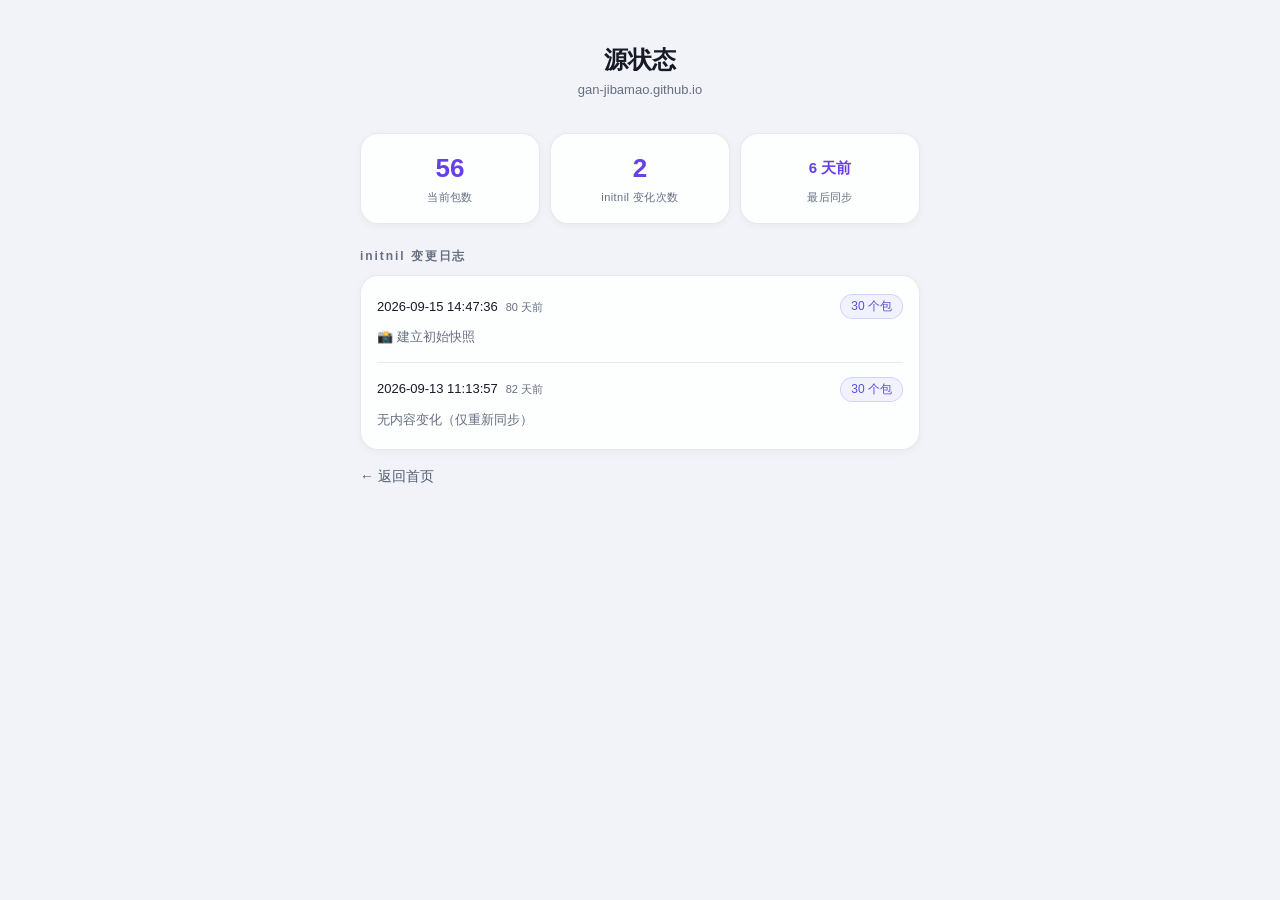
<file: status.html>
<!DOCTYPE html>
<html lang="zh-CN">
<head>
<meta charset="UTF-8">
<meta name="viewport" content="width=device-width, initial-scale=1.0, viewport-fit=cover">
<meta name="theme-color" content="#f3f4f9">
<title>源状态 · 做爱源</title>
<link rel="stylesheet" href="theme.css?v=2">
<style>
  * { margin:0; padding:0; box-sizing:border-box; -webkit-tap-highlight-color:transparent; }
  body {
    font-family:-apple-system,"SF Pro Text","PingFang SC","Helvetica Neue",sans-serif;
    background:var(--bg); color:var(--txt);
    min-height:100vh; padding:24px 16px 60px;
  }
  .wrap { max-width:560px; margin:0 auto; }
  header { text-align:center; padding:20px 0; }
  header h1 { font-size:24px; font-weight:800; letter-spacing:.01em; }
  header p { color:var(--dim-2); font-size:13px; margin-top:6px; }
  .cards { display:flex; gap:10px; margin:16px 0 24px; }
  .card {
    flex:1; text-align:center; padding:18px 8px; border-radius:18px;
    background:var(--panel); border:1px solid var(--line);
    box-shadow:var(--stat-shadow);
    display:flex; flex-direction:column; justify-content:center;
  }
  .card .num {
    font-size:26px; font-weight:800; font-variant-numeric:tabular-nums;
    min-height:32px; display:flex; align-items:center; justify-content:center;
    background:linear-gradient(90deg,var(--stat-blue),var(--stat-violet));
    -webkit-background-clip:text; background-clip:text; color:transparent;
  }
  .card .num.sm { font-size:15px; }
  .card .label { font-size:11px; color:var(--dim-2); margin-top:6px; letter-spacing:.04em; }
  .sec h2 {
    font-size:12px; color:var(--dim-2); margin-bottom:10px;
    font-weight:600; letter-spacing:.16em;
  }
  .hist {
    background:var(--panel); border:1px solid var(--line);
    border-radius:18px; padding:4px 16px; box-shadow:var(--stat-shadow);
  }
  .hist-item { padding:14px 0; border-bottom:1px solid var(--line); }
  .hist-item:last-child { border-bottom:none; }
  .hist-head { display:flex; justify-content:space-between; align-items:center; gap:10px; }
  .hist-time { font-size:13px; color:var(--txt); font-variant-numeric:tabular-nums; }
  .hist-time small { color:var(--dim-2); font-size:11px; margin-left:8px; }
  .hist-count {
    font-size:12px; color:var(--ver-fg); background:var(--ver-bg);
    border:1px solid var(--ver-bd); padding:3px 10px; border-radius:20px; white-space:nowrap;
  }
  .chg { font-size:13px; margin-top:8px; line-height:1.6; }
  .chg.add { color:var(--rl-fg); }
  .chg.upd { color:var(--arm-fg); }
  .chg.del { color:var(--del-fg); }
  .chg.note { color:var(--dim-2); }
  .back {
    display:inline-block; color:var(--dim); font-size:14px;
    text-decoration:none; margin-top:18px;
  }
  .loading { text-align:center; color:var(--dim-2); padding:30px; }
</style>
</head>
<body>
<div class="wrap">
  <header>
    <h1>源状态</h1>
    <p>gan-jibamao.github.io</p>
  </header>

  <div class="cards">
    <div class="card"><div class="num" id="count">—</div><div class="label">当前包数</div></div>
    <div class="card"><div class="num" id="changes">—</div><div class="label">initnil 变化次数</div></div>
    <div class="card"><div class="num sm" id="lastsync">—</div><div class="label">最后同步</div></div>
  </div>

  <div class="sec">
    <h2>initnil 变更日志</h2>
    <div class="hist" id="hist"><div class="loading">加载中…</div></div>
  </div>

  <a class="back" href="./">← 返回首页</a>
</div>

<script>
  function rel(t) {
    var d = new Date(t), s = Math.floor((Date.now() - d.getTime()) / 1000);
    if (s < 60) return '刚刚';
    if (s < 3600) return Math.floor(s/60) + ' 分钟前';
    if (s < 86400) return Math.floor(s/3600) + ' 小时前';
    return Math.floor(s/86400) + ' 天前';
  }
  function esc(s) {
    return String(s == null ? '' : s).replace(/[<>&"]/g, function(c) {
      return {'<':'&lt;','>':'&gt;','&':'&amp;','"':'&quot;'}[c];
    });
  }
  fetch('status.json').then(function(r){return r.json();}).then(function(st) {
    document.getElementById('count').textContent = st.package_count != null ? st.package_count : '—';
    document.getElementById('changes').textContent = (st.history || []).length;
    document.getElementById('lastsync').textContent = st.last_sync ? rel(st.last_sync) : '—';
    var h = document.getElementById('hist');
    if (!st.history || !st.history.length) { h.innerHTML = '<div class="loading">暂无记录</div>'; return; }
    var html = '';
    st.history.slice().reverse().forEach(function(e) {
      var ch = e.changes || {};
      var item = '<div class="hist-item"><div class="hist-head">' +
        '<span class="hist-time">' + esc(e.time.replace('T',' ').replace('Z','')) +
        '<small>' + rel(e.time) + '</small></span>' +
        '<span class="hist-count">' + e.packages + ' 个包</span></div>';
      if (e.initial) {
        item += '<div class="chg note">📸 建立初始快照</div>';
      } else {
        var n = 0;
        (ch.added || []).forEach(function(x){ item += '<div class="chg add">➕ ' + esc(x.name) + ' ' + esc(x.version) + '</div>'; n++; });
        (ch.updated || []).forEach(function(x){ item += '<div class="chg upd">⬆️ ' + esc(x.name) + ' ' + esc(x.from) + ' → ' + esc(x.to) + '</div>'; n++; });
        (ch.removed || []).forEach(function(x){ item += '<div class="chg del">➖ ' + esc(x.name) + ' ' + esc(x.version) + '</div>'; n++; });
        if (!n) item += '<div class="chg note">无内容变化（仅重新同步）</div>';
      }
      item += '</div>';
      html += item;
    });
    h.innerHTML = html;
  }).catch(function() {
    document.getElementById('hist').innerHTML = '<div class="loading">加载失败</div>';
  });
</script>
</body>
</html>
</file>
<file: theme.css>
/* 做爱源 · 共享主题变量
   亮色为默认，跟随 iOS 系统外观自动切深色。
   三个页面（index / status / packages）共用此文件。 */

:root{
  /* 表面 */
  --bg:#f2f3f8;
  --panel:rgba(255,255,255,.85);
  --panel-2:rgba(255,255,255,.95);
  --line:rgba(20,26,50,.09);
  --line-2:rgba(20,26,50,.16);
  /* 文字 */
  --txt:#171a26;
  --dim:#525b73;
  --dim-2:#666e82;
  --ok:#059669;
  /* 环境光 */
  --a1:#a5b4fc; --a1o:.42;
  --a2:#d8b4fe; --a2o:.30;
  --a3:#7dd3fc; --a3o:.28;
  /* 头部 */
  --ring-grad:linear-gradient(145deg,rgba(99,102,241,.55),rgba(168,85,247,.4),rgba(52,211,153,.3));
  --ring-shadow:0 14px 32px rgba(99,102,241,.2), inset 0 0 0 1px rgba(255,255,255,.7);
  --logo-bg:#fff;
  /* 统计 */
  --stat-shadow:0 2px 8px rgba(20,26,50,.04);
  --stat-blue:#4f46e5; --stat-violet:#7c3aed; --stat-green:#047857;
  /* 添加源卡 */
  --card-grad:linear-gradient(160deg,rgba(99,102,241,.08),rgba(139,92,246,.05) 55%,rgba(255,255,255,.7));
  --card-border:rgba(99,102,241,.2);
  --card-shadow:0 12px 32px rgba(99,102,241,.08);
  --addlabel:#6d5fd0;
  --ghost-txt:#3d4358;
  /* 搜索 */
  --focus-bg:#fff;
  --focus-shadow:0 0 0 3px rgba(99,102,241,.1);
  --clear-bg:rgba(20,26,50,.1);
  /* 分类 */
  --chip-on-bg:#171a26; --chip-on-txt:#fff;
  /* 卡片 */
  --pkg-shadow:0 2px 6px rgba(20,26,50,.03);
  --ico-shadow:0 3px 8px rgba(20,26,50,.15), inset 0 1px 0 rgba(255,255,255,.2);
  --ver-fg:#5b4fd6; --ver-bg:rgba(99,102,241,.08); --ver-bd:rgba(99,102,241,.22);
  --tag-bg:rgba(20,26,50,.025);
  --arm-fg:#0369a1;  --arm-bg:rgba(3,105,161,.06);   --arm-bd:rgba(3,105,161,.22);
  --rl-fg:#047857;   --rl-bg:rgba(4,120,87,.06);     --rl-bd:rgba(4,120,87,.22);
  --more-fg:#6d28d9; --more-bg:rgba(109,40,217,.06); --more-bd:rgba(109,40,217,.22);
  --del-fg:#b91c1c;
  /* 次级按钮 */
  --btn2-bg:rgba(20,26,50,.055);
  --btn2-bd:rgba(20,26,50,.16);
  --btn2-fg:#3d4358;
  --r:22px;
}

@media (prefers-color-scheme: dark){
  :root{
    --bg:#08090e;
    --panel:rgba(255,255,255,.045);
    --panel-2:rgba(255,255,255,.07);
    --line:rgba(255,255,255,.09);
    --line-2:rgba(255,255,255,.14);
    --txt:#eef1f7;
    --dim:#9aa2b6;
    --dim-2:#7d8599;
    --ok:#34d399;
    --a1:#4f46e5; --a1o:.5;
    --a2:#7c3aed; --a2o:.42;
    --a3:#0ea5e9; --a3o:.28;
    --ring-grad:linear-gradient(145deg,rgba(122,162,255,.85),rgba(168,85,247,.55),rgba(94,225,168,.35));
    --ring-shadow:0 16px 40px rgba(99,102,241,.28), inset 0 0 0 1px rgba(255,255,255,.1);
    --logo-bg:#0a0b10;
    --stat-shadow:none;
    --stat-blue:#8bb4ff; --stat-violet:#b794ff; --stat-green:#5ee1a8;
    --card-grad:linear-gradient(160deg,rgba(99,102,241,.16),rgba(139,92,246,.08) 55%,rgba(255,255,255,.03));
    --card-border:rgba(139,124,255,.28);
    --card-shadow:0 18px 44px rgba(79,70,229,.16);
    --addlabel:#b8b3e8;
    --ghost-txt:#c9cfe0;
    --focus-bg:rgba(255,255,255,.06);
    --focus-shadow:none;
    --clear-bg:rgba(255,255,255,.12);
    --chip-on-bg:#fff; --chip-on-txt:#0b0c12;
    --pkg-shadow:none;
    --ico-shadow:0 4px 12px rgba(0,0,0,.3), inset 0 1px 0 rgba(255,255,255,.14);
    --ver-fg:#a5b4fc; --ver-bg:rgba(99,102,241,.16); --ver-bd:rgba(99,102,241,.3);
    --tag-bg:rgba(255,255,255,.02);
    --arm-fg:#7dd3fc;  --arm-bg:rgba(56,189,248,.08);   --arm-bd:rgba(56,189,248,.24);
    --rl-fg:#6ee7b7;   --rl-bg:rgba(52,211,153,.08);    --rl-bd:rgba(52,211,153,.24);
    --more-fg:#c4b5fd; --more-bg:rgba(167,139,250,.08); --more-bd:rgba(167,139,250,.26);
    --del-fg:#fca5a5;
    --btn2-bg:rgba(255,255,255,.10);
    --btn2-bd:rgba(255,255,255,.18);
    --btn2-fg:#dbe1ee;
  }
}
</file>
